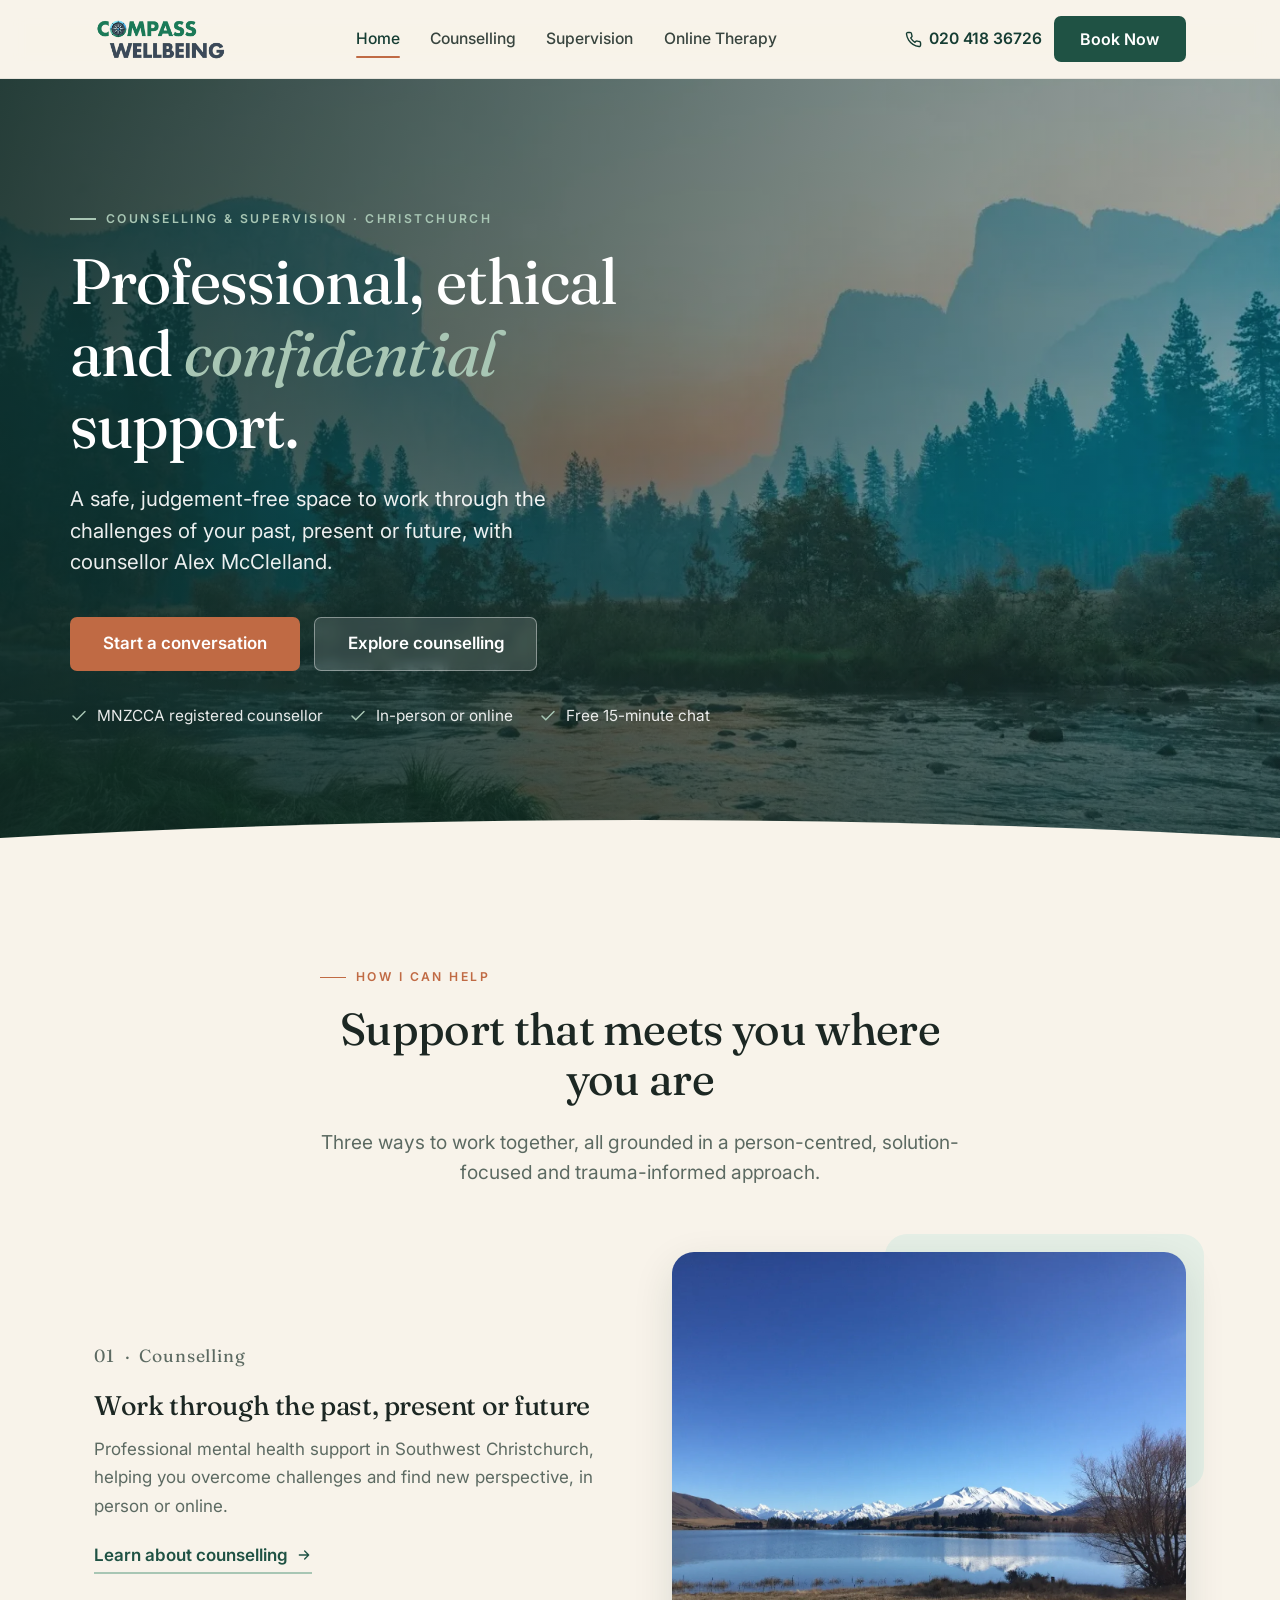
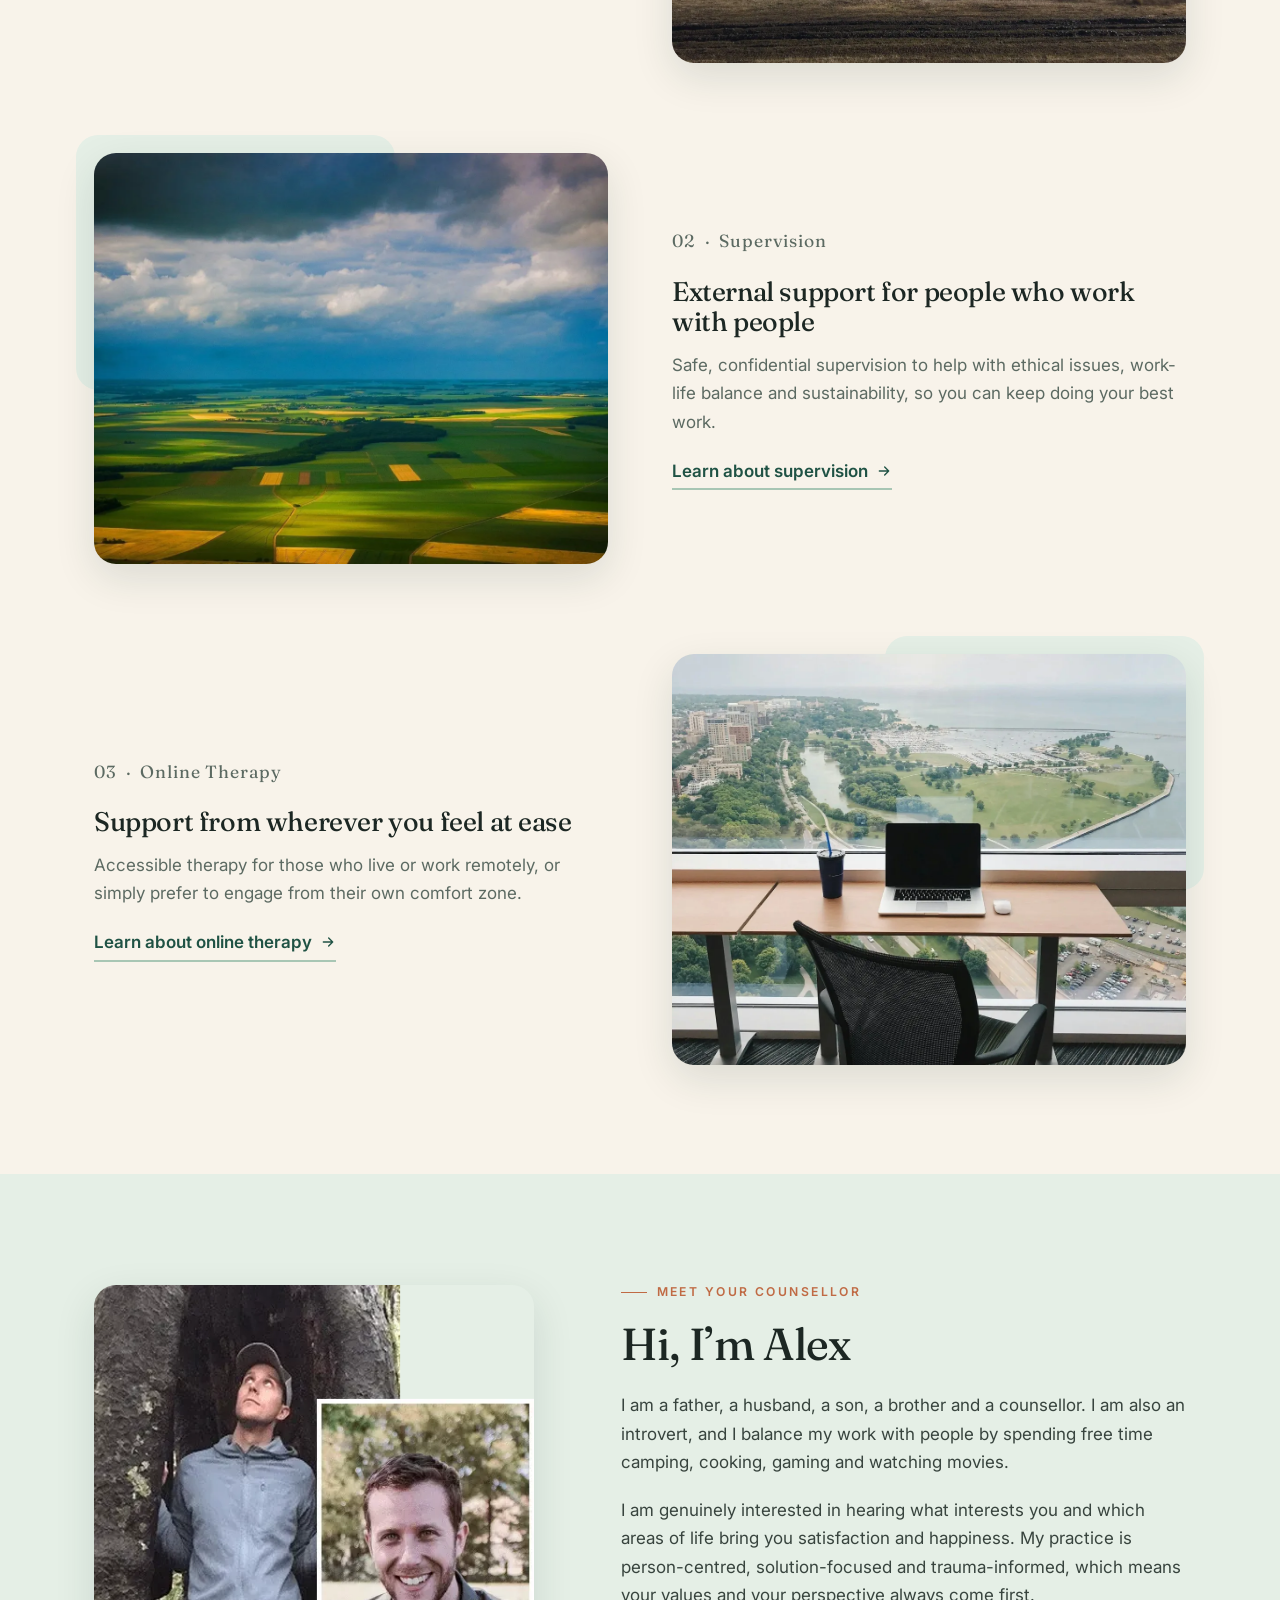
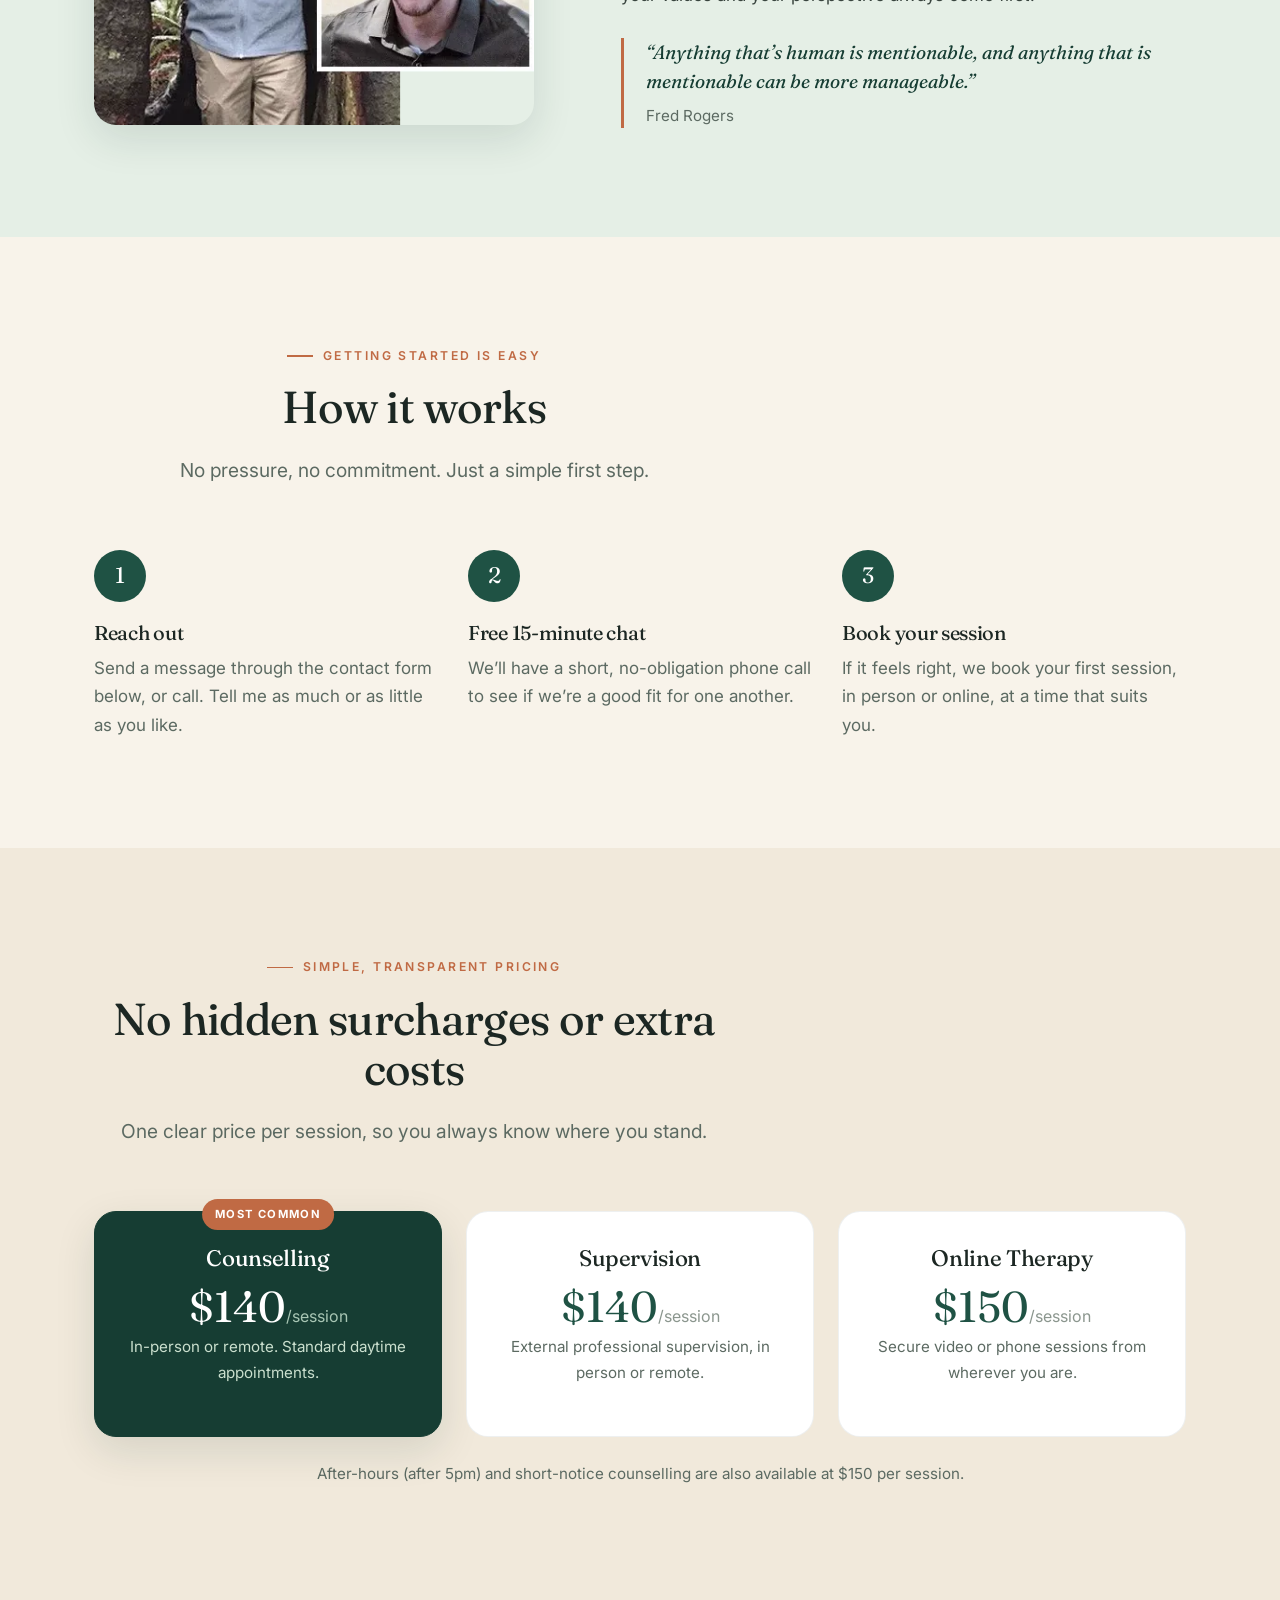
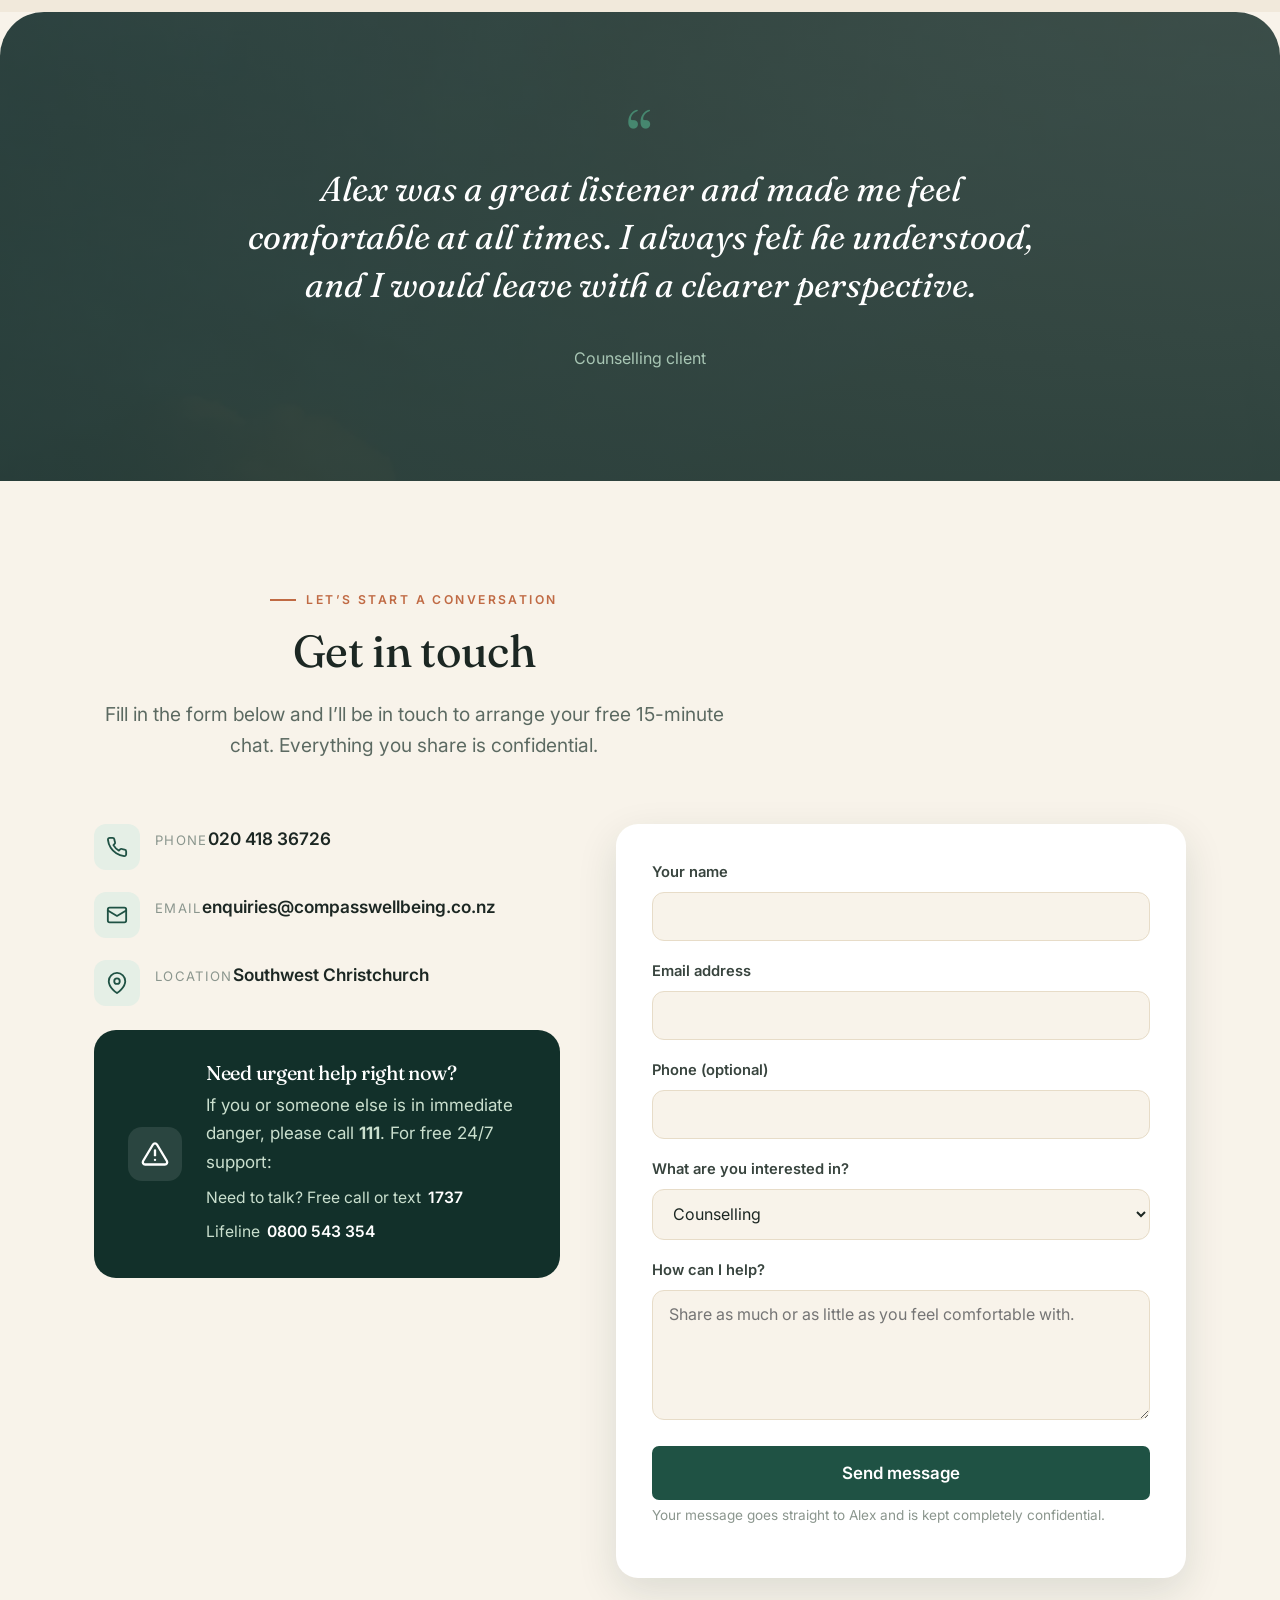
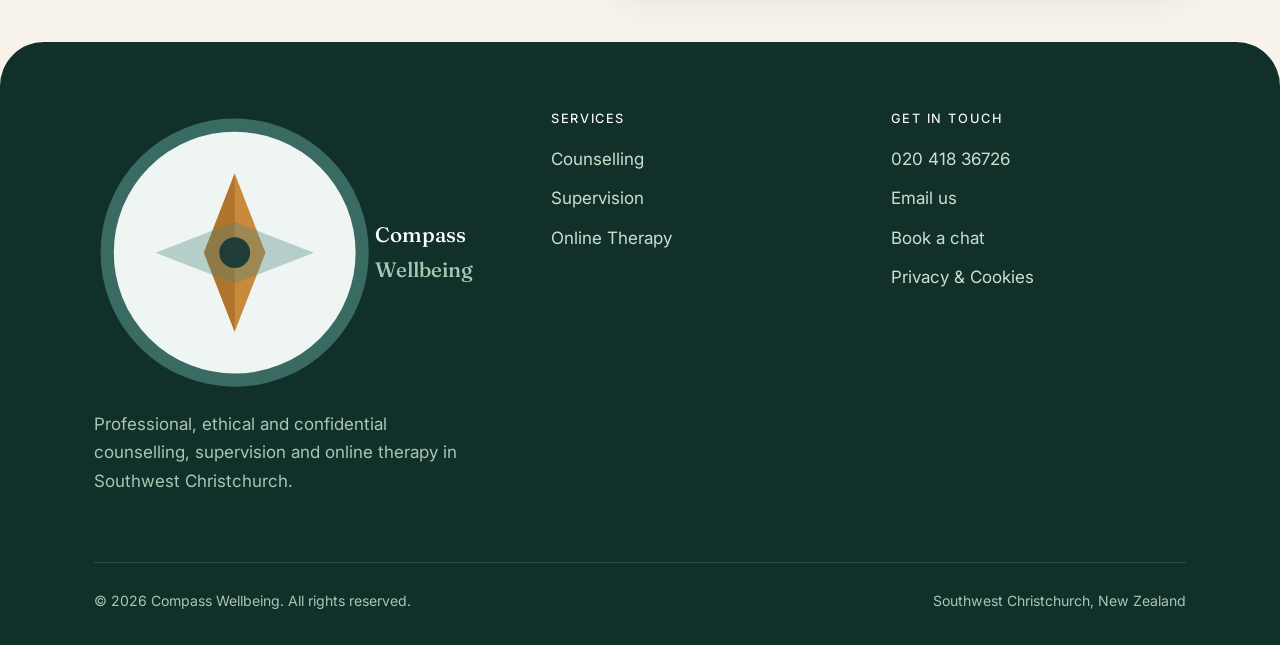
<file: index.html>
<!DOCTYPE html>
<html lang="en-NZ">
<head>
  <script>document.documentElement.classList.add('js');</script>
  <meta charset="UTF-8" />
  <meta name="viewport" content="width=device-width, initial-scale=1.0" />
  <title>Compass Wellbeing | Counselling &amp; Supervision in Christchurch</title>
  <meta name="description" content="Professional, ethical and confidential counselling, supervision and online therapy in Southwest Christchurch with Alex McClelland (MNZCCA). Book a free 15-minute chat." />
  <link rel="canonical" href="https://compasswellbeing.co.nz/" />
  <meta property="og:title" content="Compass Wellbeing | Counselling in Christchurch" />
  <meta property="og:description" content="Professional, ethical and confidential counselling, supervision and online therapy in Southwest Christchurch." />
  <meta property="og:type" content="website" />
  <meta property="og:url" content="https://compasswellbeing.co.nz/" />
  <meta property="og:image" content="https://compasswellbeing.co.nz/images/hero-home.webp" />
  <meta property="og:locale" content="en_NZ" />
  <link rel="icon" href="favicon.svg" type="image/svg+xml" />
  <link rel="preconnect" href="https://fonts.googleapis.com" />
  <link rel="preconnect" href="https://fonts.gstatic.com" crossorigin />
  <link href="https://fonts.googleapis.com/css2?family=Fraunces:opsz,wght@9..144,400..600&family=Inter:wght@400;500;600&display=swap" rel="stylesheet" />
  <link rel="stylesheet" href="css/styles.css" />
  <script type="application/ld+json">
  {
    "@context": "https://schema.org",
    "@type": "MedicalBusiness",
    "name": "Compass Wellbeing",
    "description": "Counselling, supervision and online therapy in Southwest Christchurch, New Zealand.",
    "url": "https://compasswellbeing.co.nz/",
    "telephone": "+642041836726",
    "email": "enquiries@compasswellbeing.co.nz",
    "areaServed": "Christchurch, New Zealand",
    "priceRange": "$140-$150",
    "founder": { "@type": "Person", "name": "Alex McClelland" }
  }
  </script>
</head>
<body>

  <!-- HEADER -->
  <header class="site-header" id="site-header">
    <div class="container header-inner">
      <a href="index.html" class="brand" aria-label="Compass Wellbeing home"><img class="brand-logo" src="images/logo.webp" alt="Compass Wellbeing" width="200" height="72" /></a>

      <nav class="nav" aria-label="Main navigation">
        <a href="#home" class="active">Home</a>
        <a href="#counselling">Counselling</a>
        <a href="#supervision">Supervision</a>
        <a href="#online-therapy">Online Therapy</a>
      </nav>

      <div class="header-cta">
        <a href="tel:+642041836726" class="header-phone" aria-label="Call Compass Wellbeing">
          <svg viewBox="0 0 24 24" fill="none" stroke="currentColor" stroke-width="2" stroke-linecap="round" stroke-linejoin="round"><path d="M22 16.92v3a2 2 0 0 1-2.18 2 19.79 19.79 0 0 1-8.63-3.07 19.5 19.5 0 0 1-6-6 19.79 19.79 0 0 1-3.07-8.67A2 2 0 0 1 4.11 2h3a2 2 0 0 1 2 1.72 12.84 12.84 0 0 0 .7 2.81 2 2 0 0 1-.45 2.11L8.09 9.91a16 16 0 0 0 6 6l1.27-1.27a2 2 0 0 1 2.11-.45 12.84 12.84 0 0 0 2.81.7A2 2 0 0 1 22 16.92z"/></svg>
          020 418 36726
        </a>
        <a href="#contact" class="btn btn-primary">Book Now</a>
        <button class="nav-toggle" aria-label="Open menu" aria-expanded="false" aria-controls="site-header">
          <svg viewBox="0 0 24 24" fill="none" stroke="currentColor" stroke-width="2" stroke-linecap="round"><line x1="3" y1="6" x2="21" y2="6"/><line x1="3" y1="12" x2="21" y2="12"/><line x1="3" y1="18" x2="21" y2="18"/></svg>
        </button>
      </div>
    </div>
  </header>

  <main>
    <!-- HERO -->
    <section class="hero" id="home">
      <div class="hero-bg">
        <img src="images/hero-home.webp" alt="Misty mountains reflected in a calm river at dawn" />
      </div>
      <div class="container hero-inner">
        <div class="hero-content reveal in">
          <p class="eyebrow">Counselling &amp; Supervision · Christchurch</p>
          <h1>Professional, ethical and <em>confidential</em> support.</h1>
          <p class="hero-sub">A safe, judgement-free space to work through the challenges of your past, present or future, with counsellor Alex McClelland.</p>
          <div class="hero-actions">
            <a href="#contact" class="btn btn-secondary btn-lg">Start a conversation</a>
            <a href="counselling.html" class="btn btn-light btn-lg">Explore counselling</a>
          </div>
          <div class="hero-trust">
            <span><svg viewBox="0 0 24 24" fill="none" stroke="currentColor" stroke-width="2" stroke-linecap="round" stroke-linejoin="round"><path d="M20 6 9 17l-5-5"/></svg> MNZCCA registered counsellor</span>
            <span><svg viewBox="0 0 24 24" fill="none" stroke="currentColor" stroke-width="2" stroke-linecap="round" stroke-linejoin="round"><path d="M20 6 9 17l-5-5"/></svg> In-person or online</span>
            <span><svg viewBox="0 0 24 24" fill="none" stroke="currentColor" stroke-width="2" stroke-linecap="round" stroke-linejoin="round"><path d="M20 6 9 17l-5-5"/></svg> Free 15-minute chat</span>
          </div>
        </div>
      </div>
      <div class="hero-curve" aria-hidden="true">
        <svg viewBox="0 0 1440 54" preserveAspectRatio="none"><path d="M0,54 L0,32 C480,8 960,8 1440,32 L1440,54 Z"></path></svg>
      </div>
    </section>

    <!-- SERVICES -->
    <section class="section" id="services">
      <div class="container">
        <div class="section-head center reveal">
          <p class="eyebrow">How I can help</p>
          <h2>Support that meets you where you are</h2>
          <p class="lead">Three ways to work together, all grounded in a person-centred, solution-focused and trauma-informed approach.</p>
        </div>

        <div class="feature-row reveal" id="counselling">
          <div class="feature-img"><img src="images/counselling.webp" alt="A calm New Zealand lake beneath snow-capped mountains" /></div>
          <div class="feature-text">
            <p class="feature-num">01 &nbsp;·&nbsp; Counselling</p>
            <h3>Work through the past, present or future</h3>
            <p>Professional mental health support in Southwest Christchurch, helping you overcome challenges and find new perspective, in person or online.</p>
            <a href="counselling.html" class="text-link">Learn about counselling <svg viewBox="0 0 24 24" fill="none" stroke="currentColor" stroke-width="2" stroke-linecap="round" stroke-linejoin="round"><path d="M5 12h14M13 6l6 6-6 6"/></svg></a>
          </div>
        </div>

        <div class="feature-row reveal" id="supervision">
          <div class="feature-img"><img src="images/supervision.webp" alt="Open farmland under a dramatic clearing sky" /></div>
          <div class="feature-text">
            <p class="feature-num">02 &nbsp;·&nbsp; Supervision</p>
            <h3>External support for people who work with people</h3>
            <p>Safe, confidential supervision to help with ethical issues, work-life balance and sustainability, so you can keep doing your best work.</p>
            <a href="supervision.html" class="text-link">Learn about supervision <svg viewBox="0 0 24 24" fill="none" stroke="currentColor" stroke-width="2" stroke-linecap="round" stroke-linejoin="round"><path d="M5 12h14M13 6l6 6-6 6"/></svg></a>
          </div>
        </div>

        <div class="feature-row reveal" id="online-therapy">
          <div class="feature-img"><img src="images/online-therapy.webp" alt="A laptop on a desk overlooking a peaceful lake" /></div>
          <div class="feature-text">
            <p class="feature-num">03 &nbsp;·&nbsp; Online Therapy</p>
            <h3>Support from wherever you feel at ease</h3>
            <p>Accessible therapy for those who live or work remotely, or simply prefer to engage from their own comfort zone.</p>
            <a href="online-therapy.html" class="text-link">Learn about online therapy <svg viewBox="0 0 24 24" fill="none" stroke="currentColor" stroke-width="2" stroke-linecap="round" stroke-linejoin="round"><path d="M5 12h14M13 6l6 6-6 6"/></svg></a>
          </div>
        </div>
      </div>
    </section>

    <!-- ABOUT -->
    <section class="section bg-moss" id="about">
      <div class="container">
        <div class="about-grid">
          <div class="about-photo photo-real reveal">
            <img src="images/alex.webp" alt="Alex McClelland, counsellor at Compass Wellbeing" width="460" height="440" />
          </div>
          <div class="reveal">
            <p class="eyebrow">Meet your counsellor</p>
            <h2>Hi, I’m Alex</h2>
            <p>I am a father, a husband, a son, a brother and a counsellor. I am also an introvert, and I balance my work with people by spending free time camping, cooking, gaming and watching movies.</p>
            <p>I am genuinely interested in hearing what interests you and which areas of life bring you satisfaction and happiness. My practice is person-centred, solution-focused and trauma-informed, which means your values and your perspective always come first.</p>
            <blockquote class="about-quote">
              “Anything that’s human is mentionable, and anything that is mentionable can be more manageable.”
              <span>Fred Rogers</span>
            </blockquote>
          </div>
        </div>
      </div>
    </section>

    <!-- HOW IT WORKS -->
    <section class="section" id="how">
      <div class="container">
        <div class="section-head text-center reveal">
          <p class="eyebrow">Getting started is easy</p>
          <h2>How it works</h2>
          <p class="lead">No pressure, no commitment. Just a simple first step.</p>
        </div>
        <div class="steps">
          <div class="step reveal">
            <div class="step-num">1</div>
            <h3>Reach out</h3>
            <p>Send a message through the contact form below, or call. Tell me as much or as little as you like.</p>
          </div>
          <div class="step reveal">
            <div class="step-num">2</div>
            <h3>Free 15-minute chat</h3>
            <p>We’ll have a short, no-obligation phone call to see if we’re a good fit for one another.</p>
          </div>
          <div class="step reveal">
            <div class="step-num">3</div>
            <h3>Book your session</h3>
            <p>If it feels right, we book your first session, in person or online, at a time that suits you.</p>
          </div>
        </div>
      </div>
    </section>

    <!-- PRICING -->
    <section class="section bg-cream" id="pricing">
      <div class="container">
        <div class="section-head text-center reveal">
          <p class="eyebrow">Simple, transparent pricing</p>
          <h2>No hidden surcharges or extra costs</h2>
          <p class="lead">One clear price per session, so you always know where you stand.</p>
        </div>
        <div class="price-grid">
          <div class="price-card featured reveal">
            <span class="tag">Most common</span>
            <h3>Counselling</h3>
            <div class="price-amount">$140<small>/session</small></div>
            <p class="price-note">In-person or remote. Standard daytime appointments.</p>
          </div>
          <div class="price-card reveal">
            <h3>Supervision</h3>
            <div class="price-amount">$140<small>/session</small></div>
            <p class="price-note">External professional supervision, in person or remote.</p>
          </div>
          <div class="price-card reveal">
            <h3>Online Therapy</h3>
            <div class="price-amount">$150<small>/session</small></div>
            <p class="price-note">Secure video or phone sessions from wherever you are.</p>
          </div>
        </div>
        <p class="text-center" style="margin-top:24px;color:var(--ink-500);font-size:0.95rem;">After-hours (after 5pm) and short-notice counselling are also available at $150 per session.</p>
      </div>
    </section>

    <!-- TESTIMONIAL -->
    <section class="section bg-dark" style="background:linear-gradient(rgba(28,50,46,0.82),rgba(28,50,46,0.9)),url('images/grass.webp') center/cover;">
      <div class="container">
        <div class="quote-block reveal">
          <div class="quote-mark">“</div>
          <blockquote>Alex was a great listener and made me feel comfortable at all times. I always felt he understood, and I would leave with a clearer perspective.</blockquote>
          <cite>Counselling client</cite>
        </div>
      </div>
    </section>

    <!-- CONTACT -->
    <section class="section" id="contact">
      <div class="container">
        <div class="section-head text-center reveal">
          <p class="eyebrow">Let’s start a conversation</p>
          <h2>Get in touch</h2>
          <p class="lead">Fill in the form below and I’ll be in touch to arrange your free 15-minute chat. Everything you share is confidential.</p>
        </div>
        <div class="contact-grid">
          <div class="contact-info reveal">
            <ul>
              <li>
                <span class="ci-icon"><svg viewBox="0 0 24 24" fill="none" stroke="currentColor" stroke-width="2" stroke-linecap="round" stroke-linejoin="round"><path d="M22 16.92v3a2 2 0 0 1-2.18 2 19.79 19.79 0 0 1-8.63-3.07 19.5 19.5 0 0 1-6-6 19.79 19.79 0 0 1-3.07-8.67A2 2 0 0 1 4.11 2h3a2 2 0 0 1 2 1.72 12.84 12.84 0 0 0 .7 2.81 2 2 0 0 1-.45 2.11L8.09 9.91a16 16 0 0 0 6 6l1.27-1.27a2 2 0 0 1 2.11-.45 12.84 12.84 0 0 0 2.81.7A2 2 0 0 1 22 16.92z"/></svg></span>
                <span><span class="ci-label">Phone</span><a class="ci-value" href="tel:+642041836726">020 418 36726</a></span>
              </li>
              <li>
                <span class="ci-icon"><svg viewBox="0 0 24 24" fill="none" stroke="currentColor" stroke-width="2" stroke-linecap="round" stroke-linejoin="round"><rect x="2" y="4" width="20" height="16" rx="2"/><path d="m22 7-10 6L2 7"/></svg></span>
                <span><span class="ci-label">Email</span><a class="ci-value" href="mailto:enquiries@compasswellbeing.co.nz">enquiries@compasswellbeing.co.nz</a></span>
              </li>
              <li>
                <span class="ci-icon"><svg viewBox="0 0 24 24" fill="none" stroke="currentColor" stroke-width="2" stroke-linecap="round" stroke-linejoin="round"><path d="M21 10c0 7-9 13-9 13s-9-6-9-13a9 9 0 0 1 18 0z"/><circle cx="12" cy="10" r="3"/></svg></span>
                <span><span class="ci-label">Location</span><span class="ci-value">Southwest Christchurch</span></span>
              </li>
            </ul>
            <div class="crisis" style="margin-top:12px;">
              <div class="crisis-icon"><svg viewBox="0 0 24 24" fill="none" stroke="currentColor" stroke-width="2" stroke-linecap="round" stroke-linejoin="round"><path d="M10.29 3.86 1.82 18a2 2 0 0 0 1.71 3h16.94a2 2 0 0 0 1.71-3L13.71 3.86a2 2 0 0 0-3.42 0z"/><line x1="12" y1="9" x2="12" y2="13"/><line x1="12" y1="17" x2="12.01" y2="17"/></svg></div>
              <div>
                <h3>Need urgent help right now?</h3>
                <p>If you or someone else is in immediate danger, please call <strong>111</strong>. For free 24/7 support:</p>
                <div class="crisis-lines">
                  <span>Need to talk? Free call or text <a href="tel:1737">1737</a></span>
                  <span>Lifeline <a href="tel:0800543354">0800 543 354</a></span>
                </div>
              </div>
            </div>
          </div>

          <div class="form-card reveal">
            <!-- NOTE: replace YOUR_FORM_ID with a real Formspree ID (see README) to receive submissions. -->
            <form id="contact-form" action="https://formspree.io/f/YOUR_FORM_ID" method="POST">
              <div class="field">
                <label for="name">Your name</label>
                <input type="text" id="name" name="name" required autocomplete="name" />
              </div>
              <div class="field">
                <label for="email">Email address</label>
                <input type="email" id="email" name="email" required autocomplete="email" />
              </div>
              <div class="field">
                <label for="phone">Phone (optional)</label>
                <input type="tel" id="phone" name="phone" autocomplete="tel" />
              </div>
              <div class="field">
                <label for="service">What are you interested in?</label>
                <select id="service" name="service">
                  <option>Counselling</option>
                  <option>Supervision</option>
                  <option>Online Therapy</option>
                  <option>Not sure yet</option>
                </select>
              </div>
              <div class="field">
                <label for="message">How can I help?</label>
                <textarea id="message" name="message" placeholder="Share as much or as little as you feel comfortable with." required></textarea>
              </div>
              <button type="submit" class="btn btn-primary btn-lg" style="width:100%;justify-content:center;">Send message</button>
              <p class="form-note">Your message goes straight to Alex and is kept completely confidential.</p>
            </form>
            <div class="form-success" id="form-success">
              <h3 style="margin-bottom:6px;">Thank you, message sent.</h3>
              <p style="margin:0;">Alex will be in touch shortly to arrange your free 15-minute chat.</p>
            </div>
          </div>
        </div>
      </div>
    </section>
  </main>

  <!-- FOOTER -->
  <footer class="site-footer">
    <div class="container">
      <div class="footer-grid">
        <div>
          <a href="index.html" class="brand" aria-label="Compass Wellbeing home">
            <svg class="brand-mark" viewBox="0 0 64 64" aria-hidden="true">
              <circle cx="32" cy="32" r="29" fill="#eef5f3" stroke="#3a6b62" stroke-width="3"/>
              <polygon points="32,14 39,32 32,50 25,32" fill="#c98a3c"/>
              <polygon points="32,14 32,50 25,32" fill="#b0752c"/>
              <polygon points="14,32 32,25 50,32 32,39" fill="#4a8478" opacity="0.35"/>
              <circle cx="32" cy="32" r="3.5" fill="#1f3d38"/>
            </svg>
            <span class="brand-name">Compass <span>Wellbeing</span></span>
          </a>
          <p class="footer-about">Professional, ethical and confidential counselling, supervision and online therapy in Southwest Christchurch.</p>
        </div>
        <div class="footer-col">
          <h4>Services</h4>
          <ul>
            <li><a href="counselling.html">Counselling</a></li>
            <li><a href="supervision.html">Supervision</a></li>
            <li><a href="online-therapy.html">Online Therapy</a></li>
          </ul>
        </div>
        <div class="footer-col">
          <h4>Get in touch</h4>
          <ul>
            <li><a href="tel:+642041836726">020 418 36726</a></li>
            <li><a href="mailto:enquiries@compasswellbeing.co.nz">Email us</a></li>
            <li><a href="index.html#contact">Book a chat</a></li>
            <li><a href="privacy.html">Privacy &amp; Cookies</a></li>
          </ul>
        </div>
      </div>
      <div class="footer-bottom">
        <span>© <span id="year">2026</span> Compass Wellbeing. All rights reserved.</span>
        <span>Southwest Christchurch, New Zealand</span>
      </div>
    </div>
  </footer>

  <script src="js/main.js"></script>
</body>
</html>
</file>
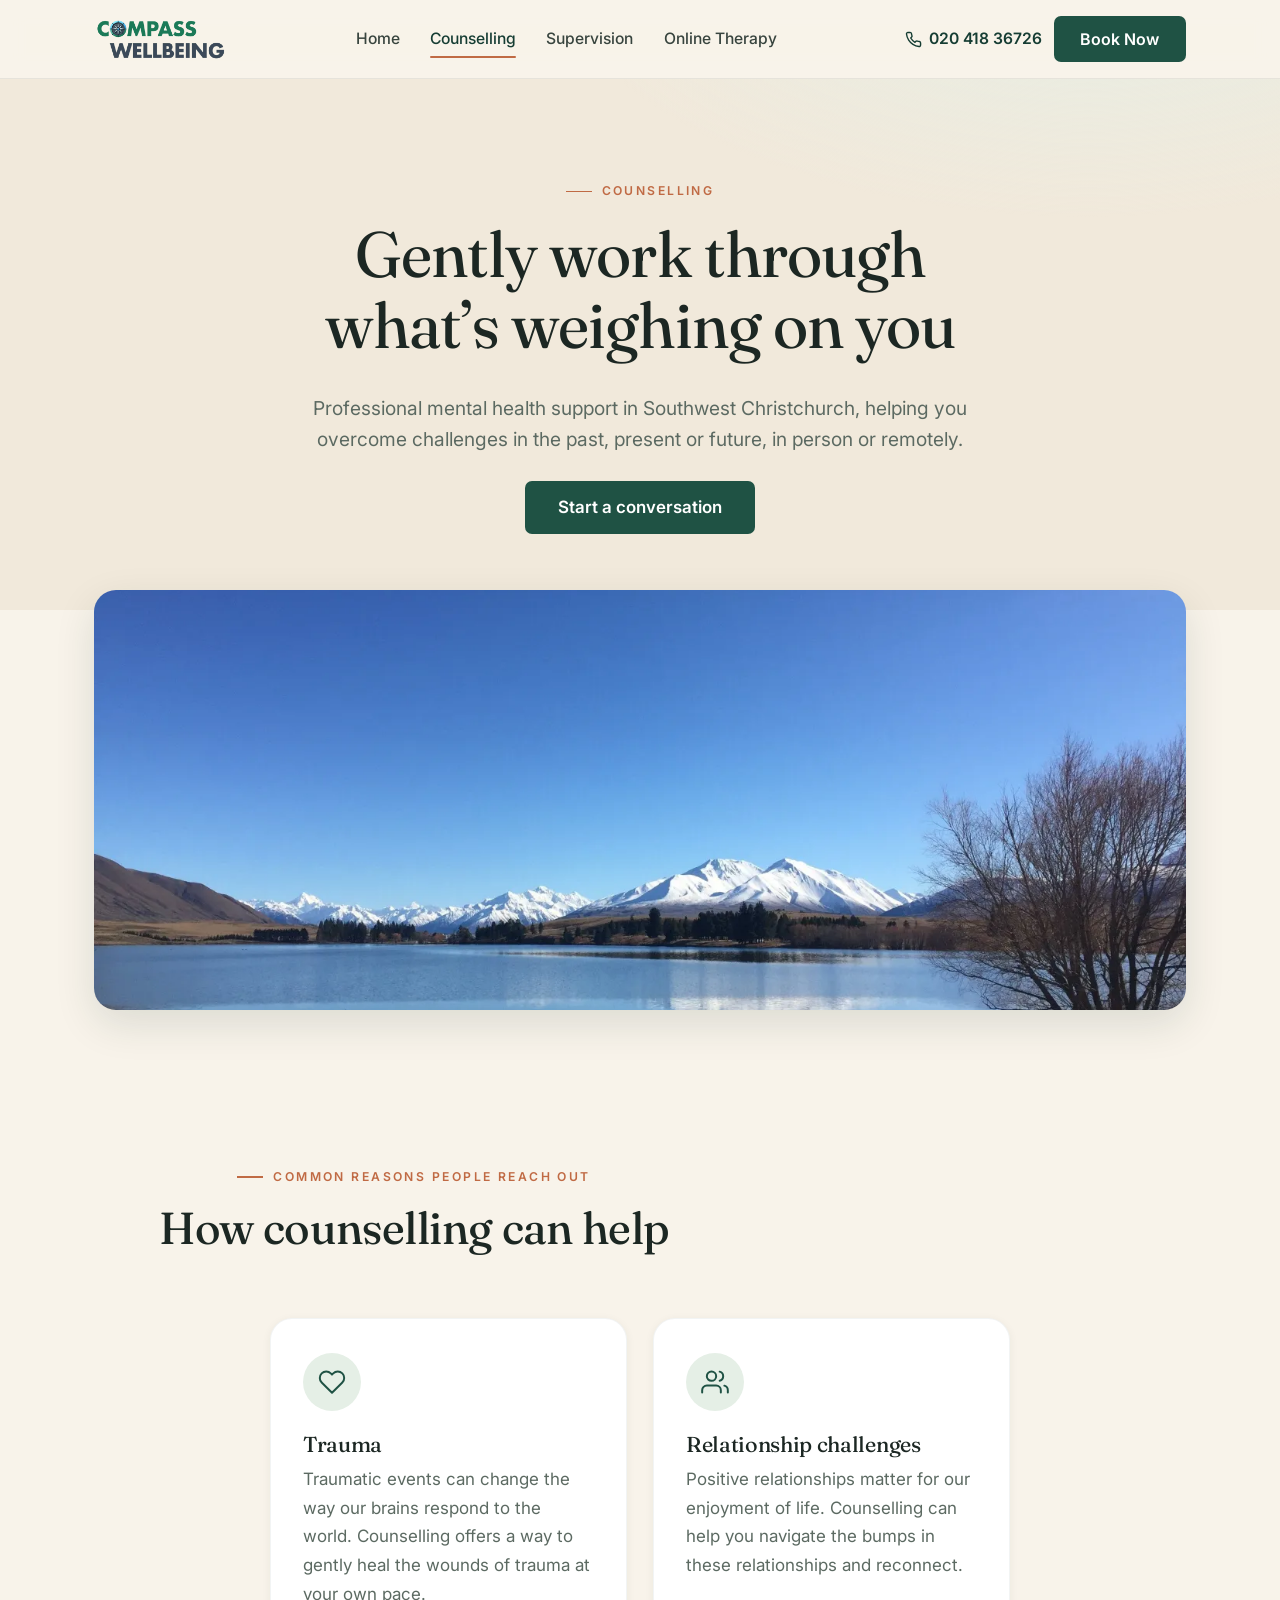
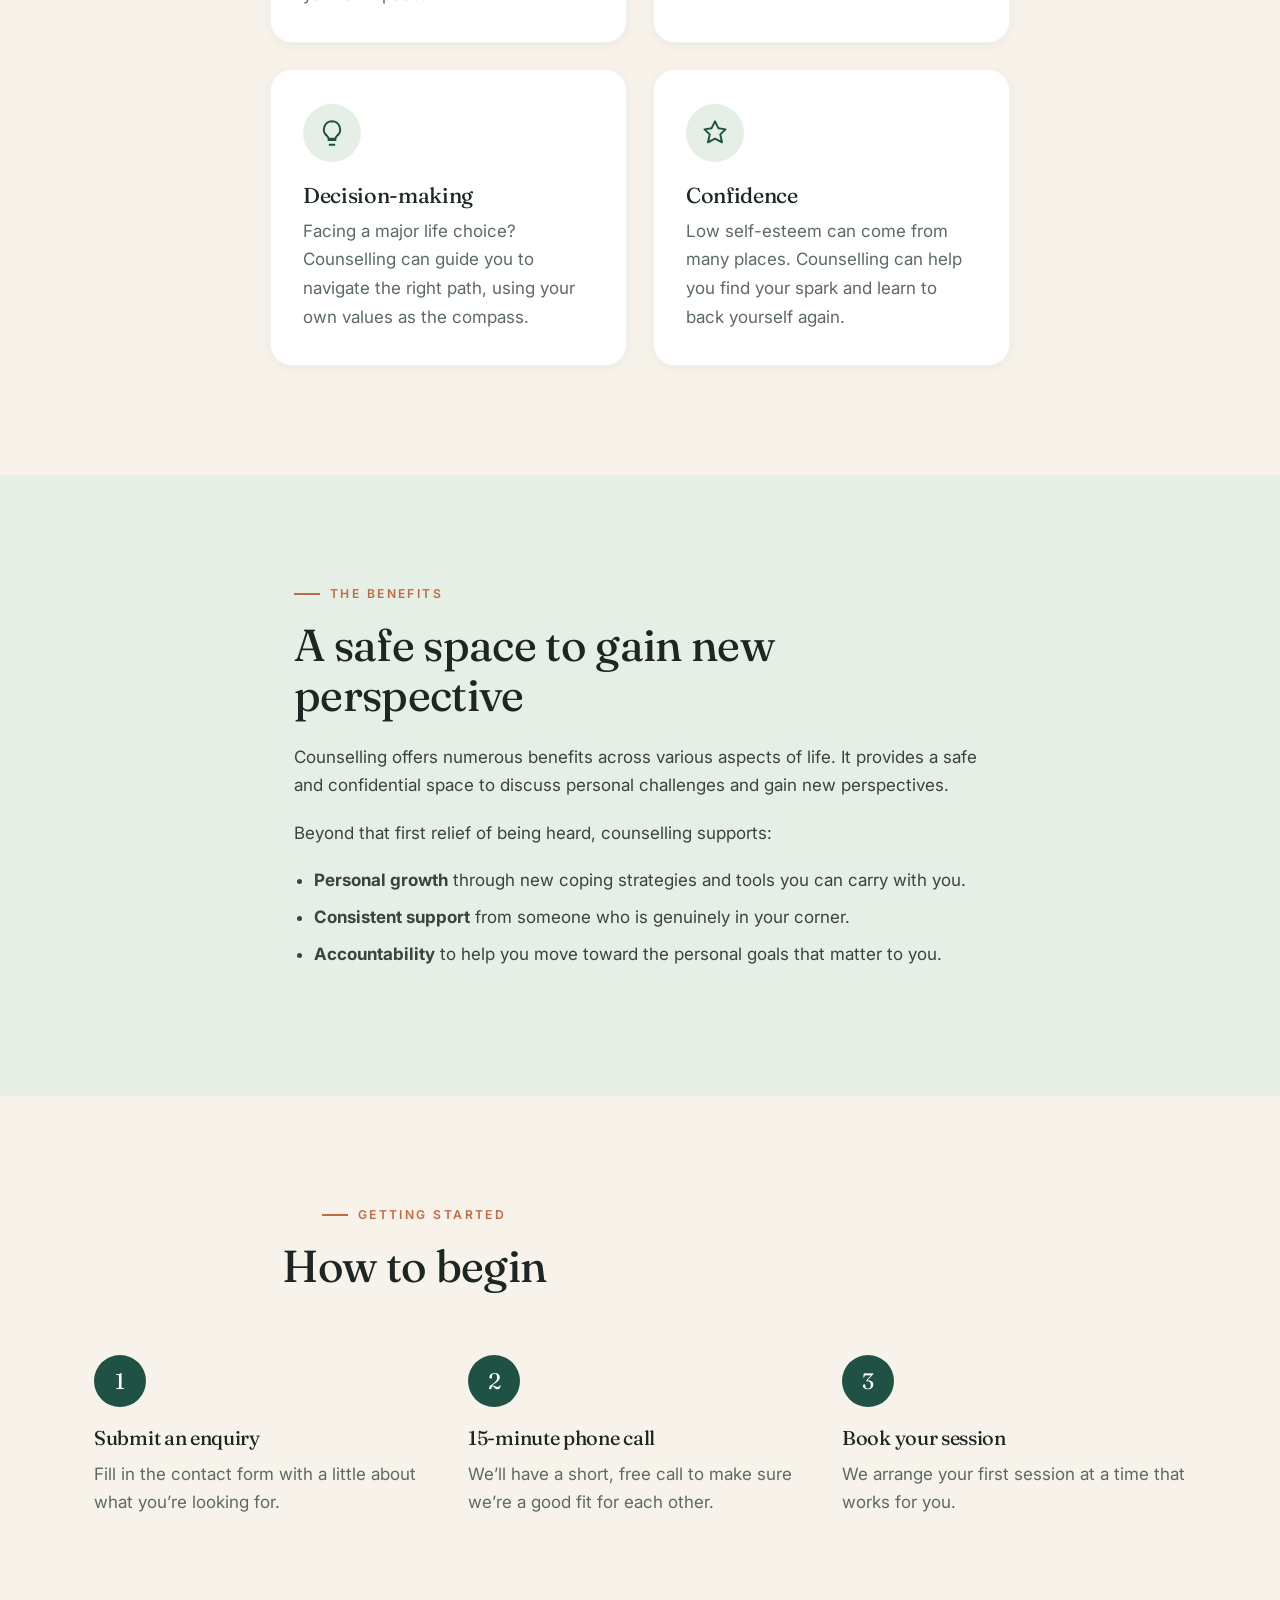
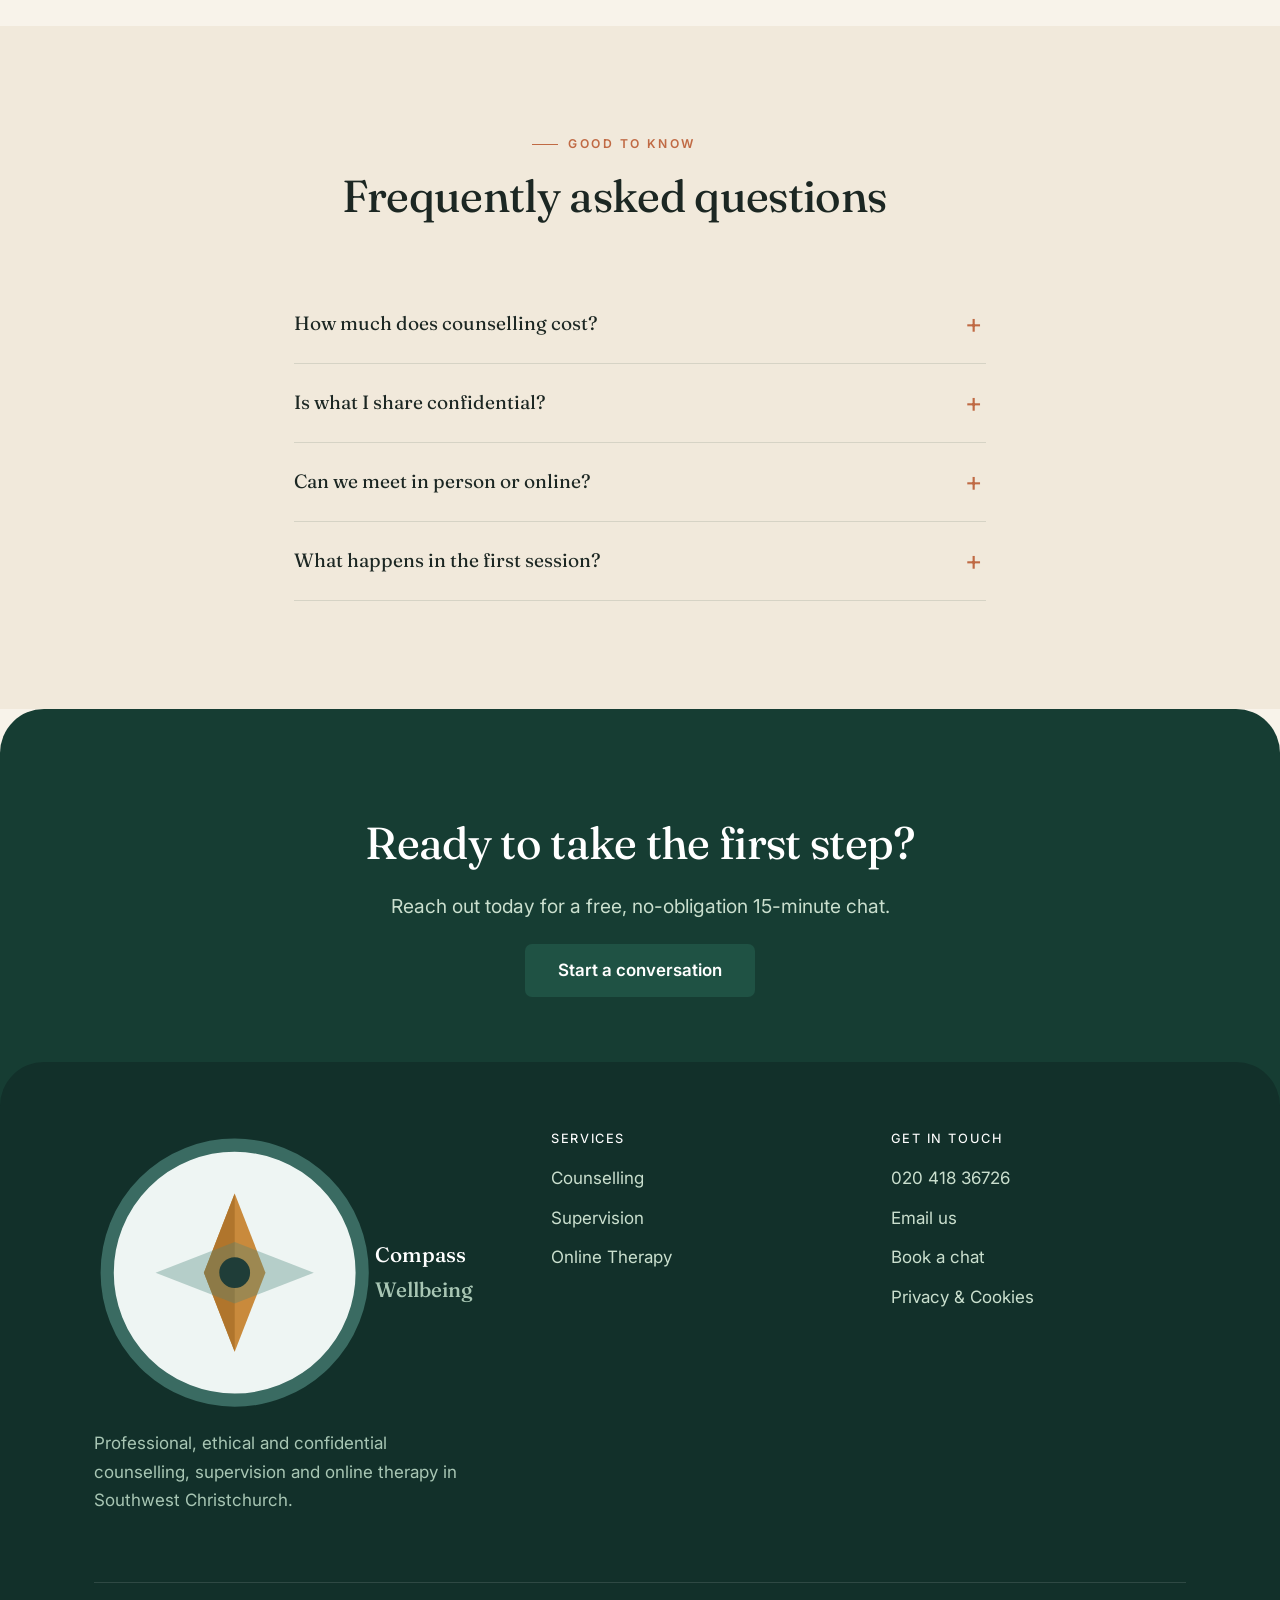
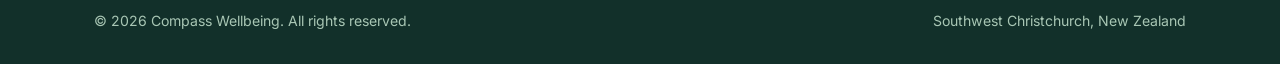
<file: counselling.html>
<!DOCTYPE html>
<html lang="en-NZ">
<head>
  <script>document.documentElement.classList.add('js');</script>
  <meta charset="UTF-8" />
  <meta name="viewport" content="width=device-width, initial-scale=1.0" />
  <title>Counselling in Christchurch | Compass Wellbeing</title>
  <meta name="description" content="Confidential counselling in Southwest Christchurch for trauma, relationships, decision-making and confidence. In-person or remote, $140 per session." />
  <link rel="canonical" href="https://compasswellbeing.co.nz/counselling.html" />
  <link rel="icon" href="favicon.svg" type="image/svg+xml" />
  <link rel="preconnect" href="https://fonts.googleapis.com" />
  <link rel="preconnect" href="https://fonts.gstatic.com" crossorigin />
  <link href="https://fonts.googleapis.com/css2?family=Fraunces:opsz,wght@9..144,400..600&family=Inter:wght@400;500;600&display=swap" rel="stylesheet" />
  <link rel="stylesheet" href="css/styles.css" />
</head>
<body>

  <!-- HEADER -->
  <header class="site-header" id="site-header">
    <div class="container header-inner">
      <a href="index.html" class="brand" aria-label="Compass Wellbeing home"><img class="brand-logo" src="images/logo.webp" alt="Compass Wellbeing" width="200" height="72" /></a>
      <nav class="nav" aria-label="Main navigation">
        <a href="index.html">Home</a>
        <a href="index.html#counselling" class="active">Counselling</a>
        <a href="index.html#supervision">Supervision</a>
        <a href="index.html#online-therapy">Online Therapy</a>
      </nav>
      <div class="header-cta">
        <a href="tel:+642041836726" class="header-phone" aria-label="Call Compass Wellbeing">
          <svg viewBox="0 0 24 24" fill="none" stroke="currentColor" stroke-width="2" stroke-linecap="round" stroke-linejoin="round"><path d="M22 16.92v3a2 2 0 0 1-2.18 2 19.79 19.79 0 0 1-8.63-3.07 19.5 19.5 0 0 1-6-6 19.79 19.79 0 0 1-3.07-8.67A2 2 0 0 1 4.11 2h3a2 2 0 0 1 2 1.72 12.84 12.84 0 0 0 .7 2.81 2 2 0 0 1-.45 2.11L8.09 9.91a16 16 0 0 0 6 6l1.27-1.27a2 2 0 0 1 2.11-.45 12.84 12.84 0 0 0 2.81.7A2 2 0 0 1 22 16.92z"/></svg>
          020 418 36726
        </a>
        <a href="index.html#contact" class="btn btn-primary">Book Now</a>
        <button class="nav-toggle" aria-label="Open menu" aria-expanded="false" aria-controls="site-header">
          <svg viewBox="0 0 24 24" fill="none" stroke="currentColor" stroke-width="2" stroke-linecap="round"><line x1="3" y1="6" x2="21" y2="6"/><line x1="3" y1="12" x2="21" y2="12"/><line x1="3" y1="18" x2="21" y2="18"/></svg>
        </button>
      </div>
    </div>
  </header>

  <main>
    <section class="page-hero">
      <div class="container narrow">
        <p class="eyebrow">Counselling</p>
        <h1>Gently work through what’s weighing on you</h1>
        <p class="lead">Professional mental health support in Southwest Christchurch, helping you overcome challenges in the past, present or future, in person or remotely.</p>
        <div style="margin-top:26px;"><a href="index.html#contact" class="btn btn-primary btn-lg">Start a conversation</a></div>
      </div>
    </section>

    <div class="container page-hero-img-wrap">
      <img class="page-hero-img reveal" src="images/counselling.webp" alt="A calm New Zealand lake beneath snow-capped mountains" width="1400" height="900" />
    </div>

    <section class="section">
      <div class="container">
        <div class="section-head text-center reveal">
          <p class="eyebrow">Common reasons people reach out</p>
          <h2>How counselling can help</h2>
        </div>
        <div class="grid grid-2 narrow" style="margin:0 auto;">
          <div class="card reveal">
            <div class="icon-badge"><svg viewBox="0 0 24 24" fill="none" stroke="currentColor" stroke-width="1.7" stroke-linecap="round" stroke-linejoin="round"><path d="M20.84 4.61a5.5 5.5 0 0 0-7.78 0L12 5.67l-1.06-1.06a5.5 5.5 0 0 0-7.78 7.78l1.06 1.06L12 21.23l7.78-7.78 1.06-1.06a5.5 5.5 0 0 0 0-7.78z"/></svg></div>
            <h3>Trauma</h3>
            <p>Traumatic events can change the way our brains respond to the world. Counselling offers a way to gently heal the wounds of trauma at your own pace.</p>
          </div>
          <div class="card reveal">
            <div class="icon-badge"><svg viewBox="0 0 24 24" fill="none" stroke="currentColor" stroke-width="1.7" stroke-linecap="round" stroke-linejoin="round"><path d="M17 21v-2a4 4 0 0 0-4-4H5a4 4 0 0 0-4 4v2"/><circle cx="9" cy="7" r="4"/><path d="M23 21v-2a4 4 0 0 0-3-3.87M16 3.13a4 4 0 0 1 0 7.75"/></svg></div>
            <h3>Relationship challenges</h3>
            <p>Positive relationships matter for our enjoyment of life. Counselling can help you navigate the bumps in these relationships and reconnect.</p>
          </div>
          <div class="card reveal">
            <div class="icon-badge"><svg viewBox="0 0 24 24" fill="none" stroke="currentColor" stroke-width="1.7" stroke-linecap="round" stroke-linejoin="round"><path d="M9 18h6M10 22h4M12 2a7 7 0 0 0-4 12.7c.6.5 1 1.3 1 2.3h6c0-1 .4-1.8 1-2.3A7 7 0 0 0 12 2z"/></svg></div>
            <h3>Decision-making</h3>
            <p>Facing a major life choice? Counselling can guide you to navigate the right path, using your own values as the compass.</p>
          </div>
          <div class="card reveal">
            <div class="icon-badge"><svg viewBox="0 0 24 24" fill="none" stroke="currentColor" stroke-width="1.7" stroke-linecap="round" stroke-linejoin="round"><path d="M12 2 15 8l6 .9-4.5 4.3L18 20l-6-3.2L6 20l1.5-6.8L3 8.9 9 8z"/></svg></div>
            <h3>Confidence</h3>
            <p>Low self-esteem can come from many places. Counselling can help you find your spark and learn to back yourself again.</p>
          </div>
        </div>
      </div>
    </section>

    <section class="section bg-moss">
      <div class="container narrow">
        <div class="reveal">
          <p class="eyebrow">The benefits</p>
          <h2>A safe space to gain new perspective</h2>
          <p>Counselling offers numerous benefits across various aspects of life. It provides a safe and confidential space to discuss personal challenges and gain new perspectives.</p>
          <p>Beyond that first relief of being heard, counselling supports:</p>
          <ul>
            <li><strong>Personal growth</strong> through new coping strategies and tools you can carry with you.</li>
            <li><strong>Consistent support</strong> from someone who is genuinely in your corner.</li>
            <li><strong>Accountability</strong> to help you move toward the personal goals that matter to you.</li>
          </ul>
        </div>
      </div>
    </section>

    <section class="section">
      <div class="container">
        <div class="section-head text-center reveal">
          <p class="eyebrow">Getting started</p>
          <h2>How to begin</h2>
        </div>
        <div class="steps">
          <div class="step reveal"><div class="step-num">1</div><h3>Submit an enquiry</h3><p>Fill in the contact form with a little about what you’re looking for.</p></div>
          <div class="step reveal"><div class="step-num">2</div><h3>15-minute phone call</h3><p>We’ll have a short, free call to make sure we’re a good fit for each other.</p></div>
          <div class="step reveal"><div class="step-num">3</div><h3>Book your session</h3><p>We arrange your first session at a time that works for you.</p></div>
        </div>
      </div>
    </section>

    <section class="section bg-cream">
      <div class="container narrow">
        <div class="section-head text-center reveal"><p class="eyebrow">Good to know</p><h2>Frequently asked questions</h2></div>
        <div class="faq reveal">
          <div class="faq-item"><button class="faq-q">How much does counselling cost?</button><div class="faq-a"><div class="faq-a-inner">Counselling is $140 per session. After-hours (after 5pm) and short-notice sessions are $150. There are no hidden surcharges or additional costs.</div></div></div>
          <div class="faq-item"><button class="faq-q">Is what I share confidential?</button><div class="faq-a"><div class="faq-a-inner">Yes. Counselling provides a safe and confidential space. What you share stays between us, within the ethical and legal responsibilities all registered counsellors hold.</div></div></div>
          <div class="faq-item"><button class="faq-q">Can we meet in person or online?</button><div class="faq-a"><div class="faq-a-inner">Both. You can meet in person in Southwest Christchurch, or remotely by phone or video, whichever feels most comfortable for you.</div></div></div>
          <div class="faq-item"><button class="faq-q">What happens in the first session?</button><div class="faq-a"><div class="faq-a-inner">The first session is about getting to know you and what brings you in. There’s no pressure to share more than you’re ready to. We’ll talk about what you’d like to work towards, at your pace.</div></div></div>
        </div>
      </div>
    </section>

    <section class="section bg-dark text-center">
      <div class="container narrow">
        <h2>Ready to take the first step?</h2>
        <p class="lead" style="color:var(--moss-200);">Reach out today for a free, no-obligation 15-minute chat.</p>
        <div style="margin-top:22px;"><a href="index.html#contact" class="btn btn-primary btn-lg">Start a conversation</a></div>
      </div>
    </section>
  </main>

  <footer class="site-footer">
    <div class="container">
      <div class="footer-grid">
        <div>
          <a href="index.html" class="brand" aria-label="Compass Wellbeing home">
            <svg class="brand-mark" viewBox="0 0 64 64" aria-hidden="true">
              <circle cx="32" cy="32" r="29" fill="#eef5f3" stroke="#3a6b62" stroke-width="3"/>
              <polygon points="32,14 39,32 32,50 25,32" fill="#c98a3c"/>
              <polygon points="32,14 32,50 25,32" fill="#b0752c"/>
              <polygon points="14,32 32,25 50,32 32,39" fill="#4a8478" opacity="0.35"/>
              <circle cx="32" cy="32" r="3.5" fill="#1f3d38"/>
            </svg>
            <span class="brand-name">Compass <span>Wellbeing</span></span>
          </a>
          <p class="footer-about">Professional, ethical and confidential counselling, supervision and online therapy in Southwest Christchurch.</p>
        </div>
        <div class="footer-col"><h4>Services</h4><ul><li><a href="counselling.html">Counselling</a></li><li><a href="supervision.html">Supervision</a></li><li><a href="online-therapy.html">Online Therapy</a></li></ul></div>
        <div class="footer-col"><h4>Get in touch</h4><ul><li><a href="tel:+642041836726">020 418 36726</a></li><li><a href="mailto:enquiries@compasswellbeing.co.nz">Email us</a></li><li><a href="index.html#contact">Book a chat</a></li><li><a href="privacy.html">Privacy &amp; Cookies</a></li></ul></div>
      </div>
      <div class="footer-bottom">
        <span>© <span id="year">2026</span> Compass Wellbeing. All rights reserved.</span>
        <span>Southwest Christchurch, New Zealand</span>
      </div>
    </div>
  </footer>

  <script src="js/main.js"></script>
</body>
</html>
</file>
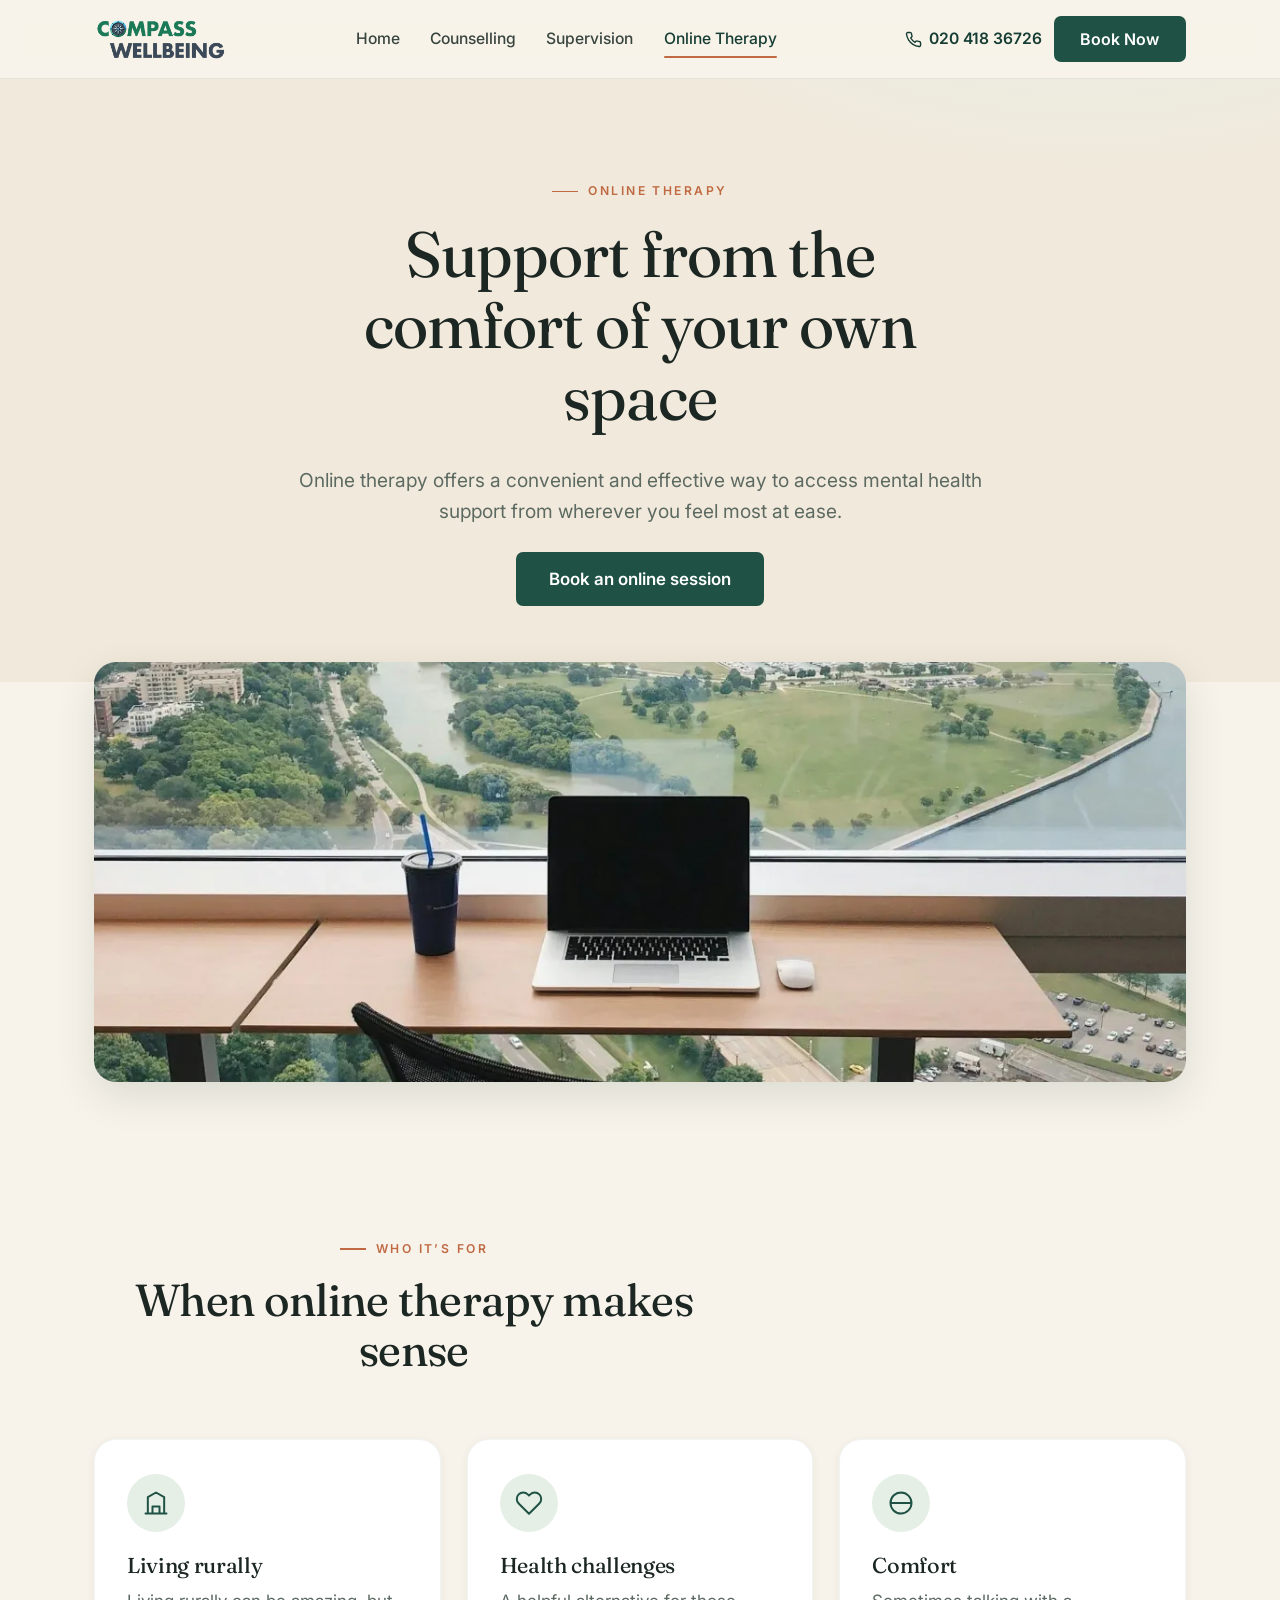
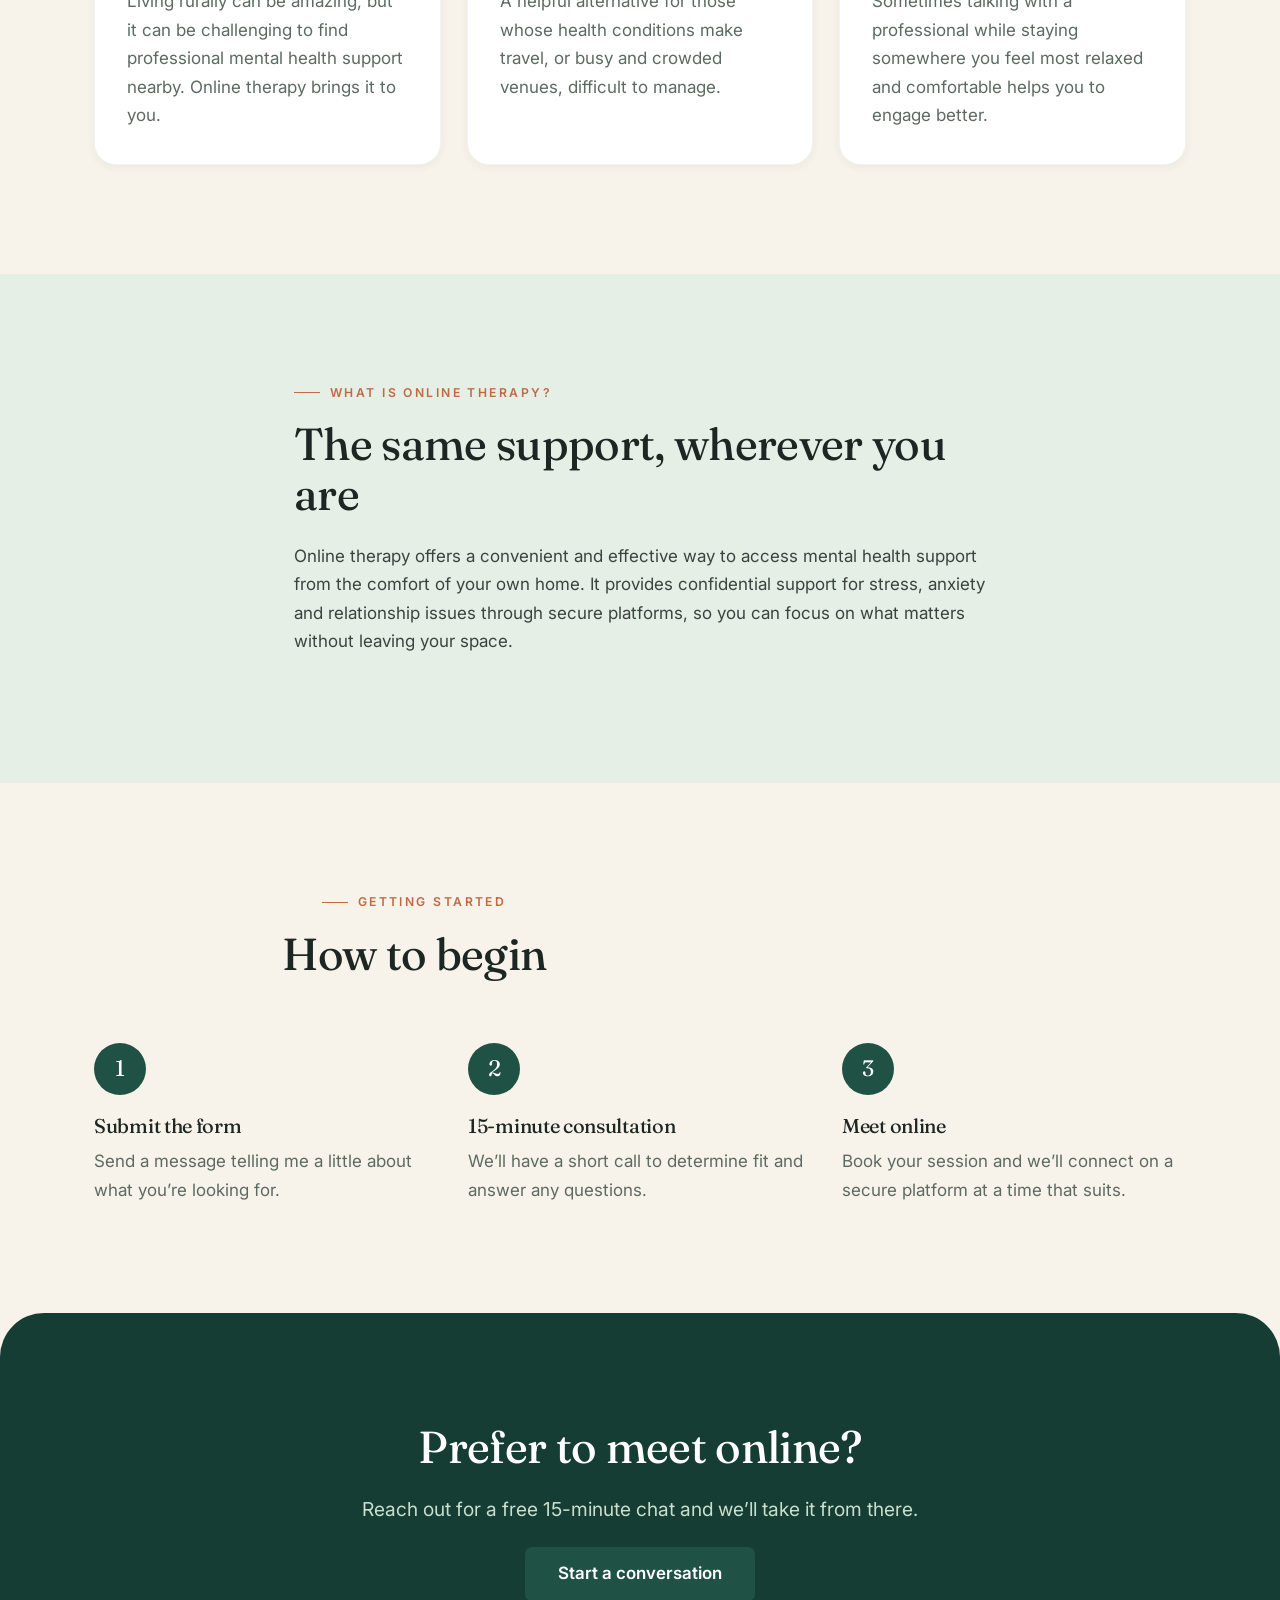
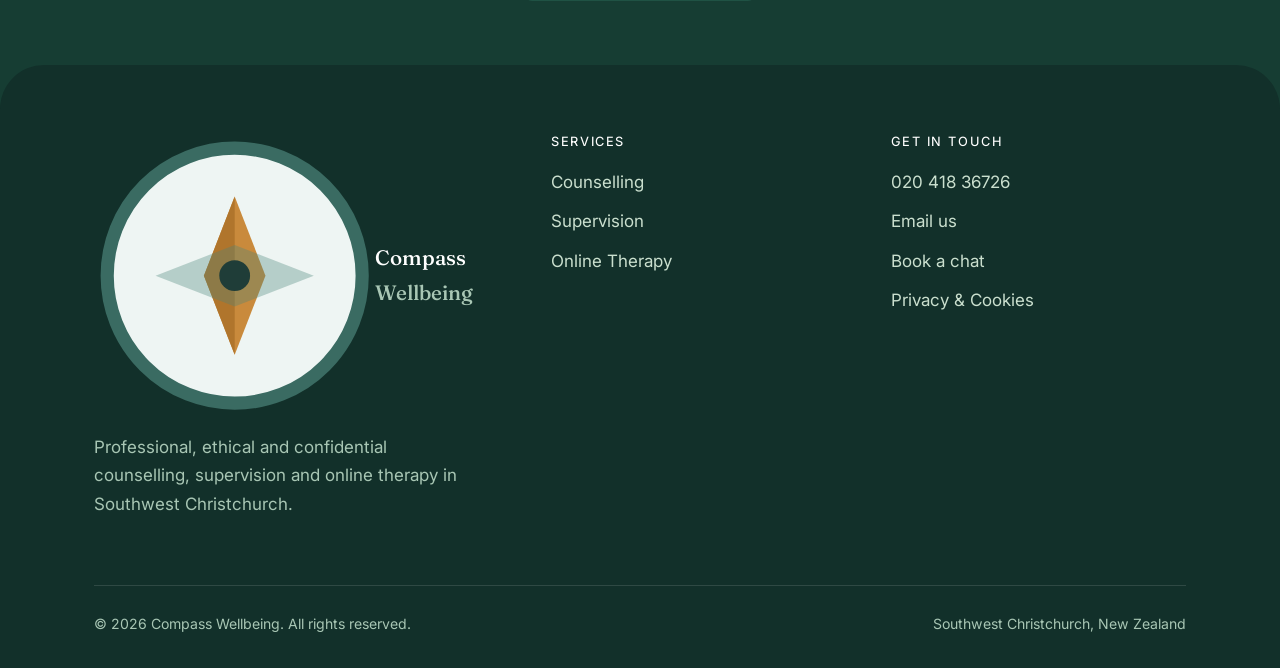
<file: online-therapy.html>
<!DOCTYPE html>
<html lang="en-NZ">
<head>
  <script>document.documentElement.classList.add('js');</script>
  <meta charset="UTF-8" />
  <meta name="viewport" content="width=device-width, initial-scale=1.0" />
  <title>Online Therapy | Compass Wellbeing</title>
  <meta name="description" content="Secure online therapy from the comfort of home. Ideal if you live rurally, have health challenges, or simply prefer virtual sessions. $150 per session." />
  <link rel="canonical" href="https://compasswellbeing.co.nz/online-therapy.html" />
  <link rel="icon" href="favicon.svg" type="image/svg+xml" />
  <link rel="preconnect" href="https://fonts.googleapis.com" />
  <link rel="preconnect" href="https://fonts.gstatic.com" crossorigin />
  <link href="https://fonts.googleapis.com/css2?family=Fraunces:opsz,wght@9..144,400..600&family=Inter:wght@400;500;600&display=swap" rel="stylesheet" />
  <link rel="stylesheet" href="css/styles.css" />
</head>
<body>

  <header class="site-header" id="site-header">
    <div class="container header-inner">
      <a href="index.html" class="brand" aria-label="Compass Wellbeing home"><img class="brand-logo" src="images/logo.webp" alt="Compass Wellbeing" width="200" height="72" /></a>
      <nav class="nav" aria-label="Main navigation">
        <a href="index.html">Home</a>
        <a href="index.html#counselling">Counselling</a>
        <a href="index.html#supervision">Supervision</a>
        <a href="index.html#online-therapy" class="active">Online Therapy</a>
      </nav>
      <div class="header-cta">
        <a href="tel:+642041836726" class="header-phone" aria-label="Call Compass Wellbeing">
          <svg viewBox="0 0 24 24" fill="none" stroke="currentColor" stroke-width="2" stroke-linecap="round" stroke-linejoin="round"><path d="M22 16.92v3a2 2 0 0 1-2.18 2 19.79 19.79 0 0 1-8.63-3.07 19.5 19.5 0 0 1-6-6 19.79 19.79 0 0 1-3.07-8.67A2 2 0 0 1 4.11 2h3a2 2 0 0 1 2 1.72 12.84 12.84 0 0 0 .7 2.81 2 2 0 0 1-.45 2.11L8.09 9.91a16 16 0 0 0 6 6l1.27-1.27a2 2 0 0 1 2.11-.45 12.84 12.84 0 0 0 2.81.7A2 2 0 0 1 22 16.92z"/></svg>
          020 418 36726
        </a>
        <a href="index.html#contact" class="btn btn-primary">Book Now</a>
        <button class="nav-toggle" aria-label="Open menu" aria-expanded="false" aria-controls="site-header">
          <svg viewBox="0 0 24 24" fill="none" stroke="currentColor" stroke-width="2" stroke-linecap="round"><line x1="3" y1="6" x2="21" y2="6"/><line x1="3" y1="12" x2="21" y2="12"/><line x1="3" y1="18" x2="21" y2="18"/></svg>
        </button>
      </div>
    </div>
  </header>

  <main>
    <section class="page-hero">
      <div class="container narrow">
        <p class="eyebrow">Online Therapy</p>
        <h1>Support from the comfort of your own space</h1>
        <p class="lead">Online therapy offers a convenient and effective way to access mental health support from wherever you feel most at ease.</p>
        <div style="margin-top:26px;"><a href="index.html#contact" class="btn btn-primary btn-lg">Book an online session</a></div>
      </div>
    </section>

    <div class="container page-hero-img-wrap">
      <img class="page-hero-img reveal" src="images/online-therapy.webp" alt="A laptop on a desk overlooking a peaceful lake and city view" width="1400" height="1000" />
    </div>

    <section class="section">
      <div class="container">
        <div class="section-head text-center reveal">
          <p class="eyebrow">Who it’s for</p>
          <h2>When online therapy makes sense</h2>
        </div>
        <div class="grid grid-3">
          <div class="card reveal">
            <div class="icon-badge"><svg viewBox="0 0 24 24" fill="none" stroke="currentColor" stroke-width="1.7" stroke-linecap="round" stroke-linejoin="round"><path d="M3 21h18M5 21V7l7-4 7 4v14M9 21v-6h6v6"/></svg></div>
            <h3>Living rurally</h3>
            <p>Living rurally can be amazing, but it can be challenging to find professional mental health support nearby. Online therapy brings it to you.</p>
          </div>
          <div class="card reveal">
            <div class="icon-badge"><svg viewBox="0 0 24 24" fill="none" stroke="currentColor" stroke-width="1.7" stroke-linecap="round" stroke-linejoin="round"><path d="M20.84 4.61a5.5 5.5 0 0 0-7.78 0L12 5.67l-1.06-1.06a5.5 5.5 0 0 0-7.78 7.78l1.06 1.06L12 21.23l7.78-7.78 1.06-1.06a5.5 5.5 0 0 0 0-7.78z"/></svg></div>
            <h3>Health challenges</h3>
            <p>A helpful alternative for those whose health conditions make travel, or busy and crowded venues, difficult to manage.</p>
          </div>
          <div class="card reveal">
            <div class="icon-badge"><svg viewBox="0 0 24 24" fill="none" stroke="currentColor" stroke-width="1.7" stroke-linecap="round" stroke-linejoin="round"><path d="M3 12h18M3 12a9 9 0 0 1 9-9m-9 9a9 9 0 0 0 9 9m0-18a9 9 0 0 1 0 18"/></svg></div>
            <h3>Comfort</h3>
            <p>Sometimes talking with a professional while staying somewhere you feel most relaxed and comfortable helps you to engage better.</p>
          </div>
        </div>
      </div>
    </section>

    <section class="section bg-moss">
      <div class="container narrow reveal">
        <p class="eyebrow">What is online therapy?</p>
        <h2>The same support, wherever you are</h2>
        <p>Online therapy offers a convenient and effective way to access mental health support from the comfort of your own home. It provides confidential support for stress, anxiety and relationship issues through secure platforms, so you can focus on what matters without leaving your space.</p>
      </div>
    </section>

    <section class="section">
      <div class="container">
        <div class="section-head text-center reveal"><p class="eyebrow">Getting started</p><h2>How to begin</h2></div>
        <div class="steps">
          <div class="step reveal"><div class="step-num">1</div><h3>Submit the form</h3><p>Send a message telling me a little about what you’re looking for.</p></div>
          <div class="step reveal"><div class="step-num">2</div><h3>15-minute consultation</h3><p>We’ll have a short call to determine fit and answer any questions.</p></div>
          <div class="step reveal"><div class="step-num">3</div><h3>Meet online</h3><p>Book your session and we’ll connect on a secure platform at a time that suits.</p></div>
        </div>
      </div>
    </section>

    <section class="section bg-dark text-center">
      <div class="container narrow">
        <h2>Prefer to meet online?</h2>
        <p class="lead" style="color:var(--moss-200);">Reach out for a free 15-minute chat and we’ll take it from there.</p>
        <div style="margin-top:22px;"><a href="index.html#contact" class="btn btn-primary btn-lg">Start a conversation</a></div>
      </div>
    </section>
  </main>

  <footer class="site-footer">
    <div class="container">
      <div class="footer-grid">
        <div>
          <a href="index.html" class="brand" aria-label="Compass Wellbeing home">
            <svg class="brand-mark" viewBox="0 0 64 64" aria-hidden="true">
              <circle cx="32" cy="32" r="29" fill="#eef5f3" stroke="#3a6b62" stroke-width="3"/>
              <polygon points="32,14 39,32 32,50 25,32" fill="#c98a3c"/>
              <polygon points="32,14 32,50 25,32" fill="#b0752c"/>
              <polygon points="14,32 32,25 50,32 32,39" fill="#4a8478" opacity="0.35"/>
              <circle cx="32" cy="32" r="3.5" fill="#1f3d38"/>
            </svg>
            <span class="brand-name">Compass <span>Wellbeing</span></span>
          </a>
          <p class="footer-about">Professional, ethical and confidential counselling, supervision and online therapy in Southwest Christchurch.</p>
        </div>
        <div class="footer-col"><h4>Services</h4><ul><li><a href="counselling.html">Counselling</a></li><li><a href="supervision.html">Supervision</a></li><li><a href="online-therapy.html">Online Therapy</a></li></ul></div>
        <div class="footer-col"><h4>Get in touch</h4><ul><li><a href="tel:+642041836726">020 418 36726</a></li><li><a href="mailto:enquiries@compasswellbeing.co.nz">Email us</a></li><li><a href="index.html#contact">Book a chat</a></li><li><a href="privacy.html">Privacy &amp; Cookies</a></li></ul></div>
      </div>
      <div class="footer-bottom">
        <span>© <span id="year">2026</span> Compass Wellbeing. All rights reserved.</span>
        <span>Southwest Christchurch, New Zealand</span>
      </div>
    </div>
  </footer>

  <script src="js/main.js"></script>
</body>
</html>
</file>
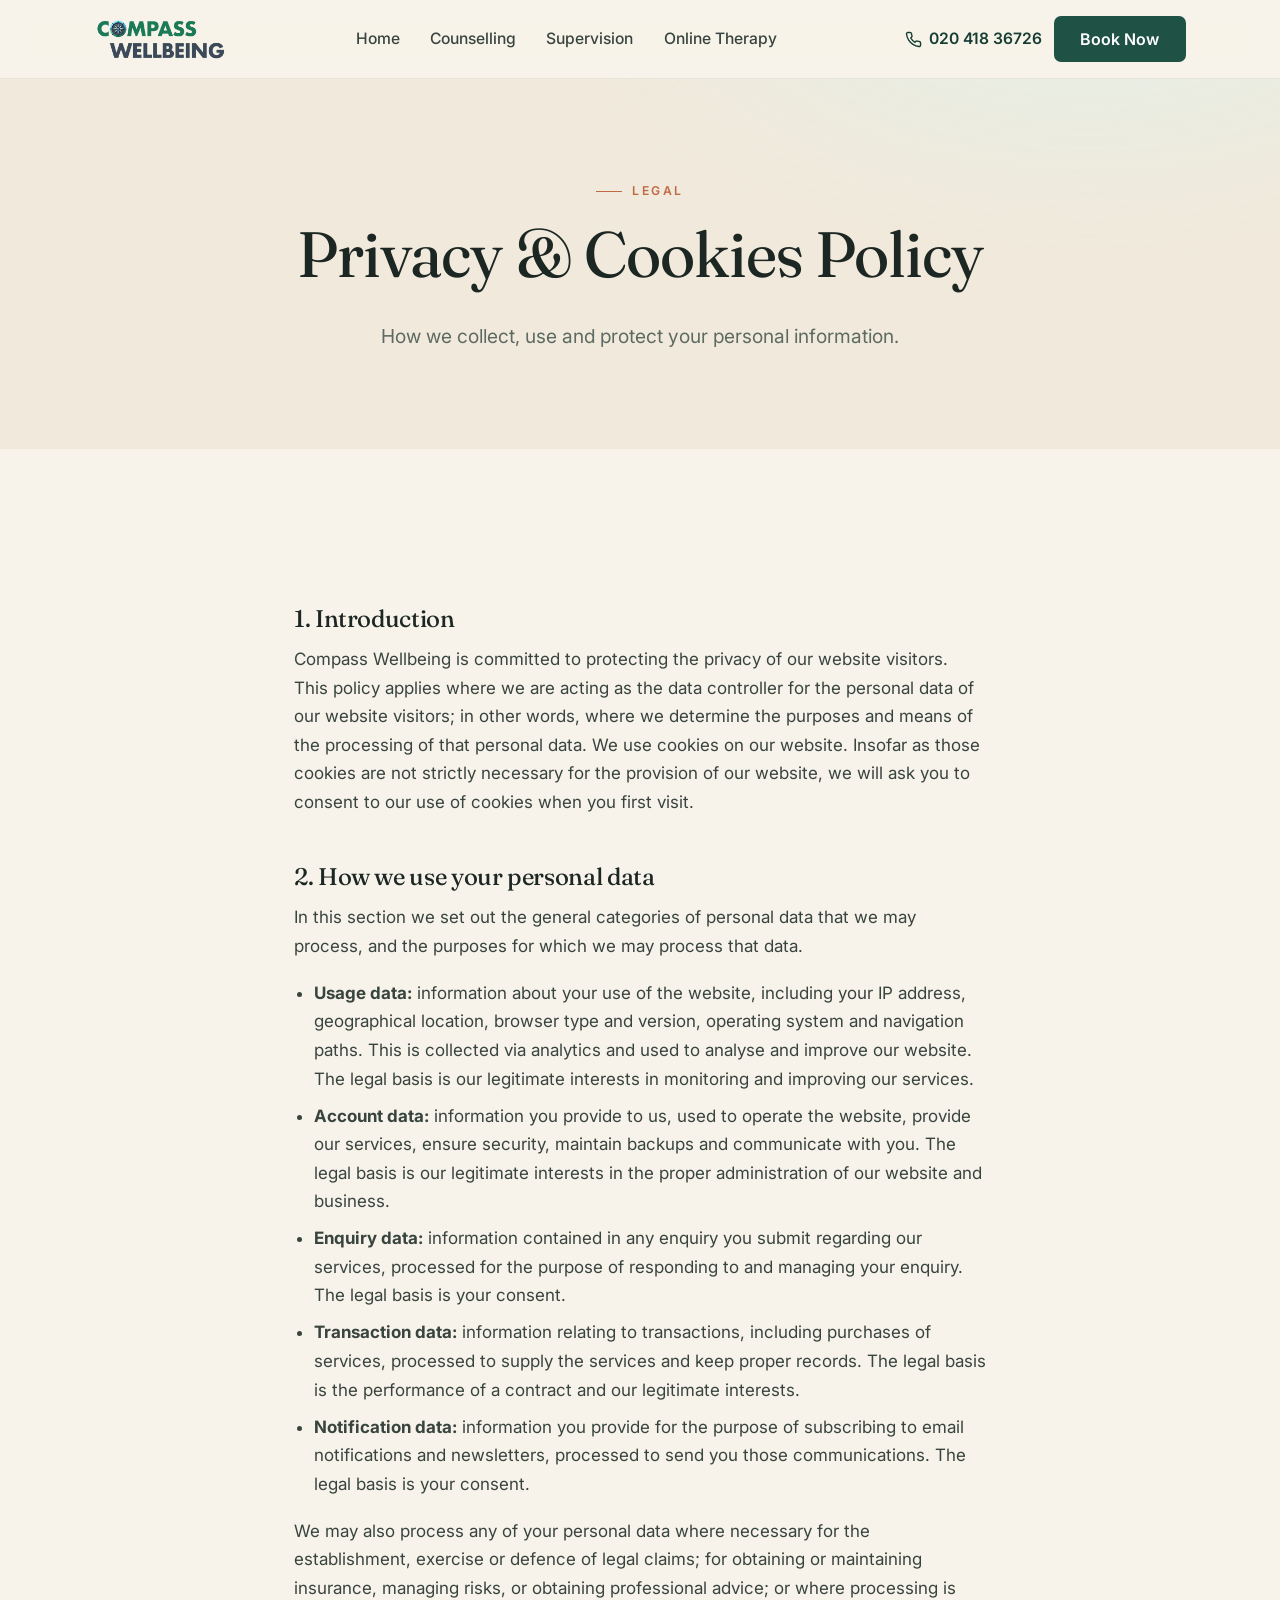
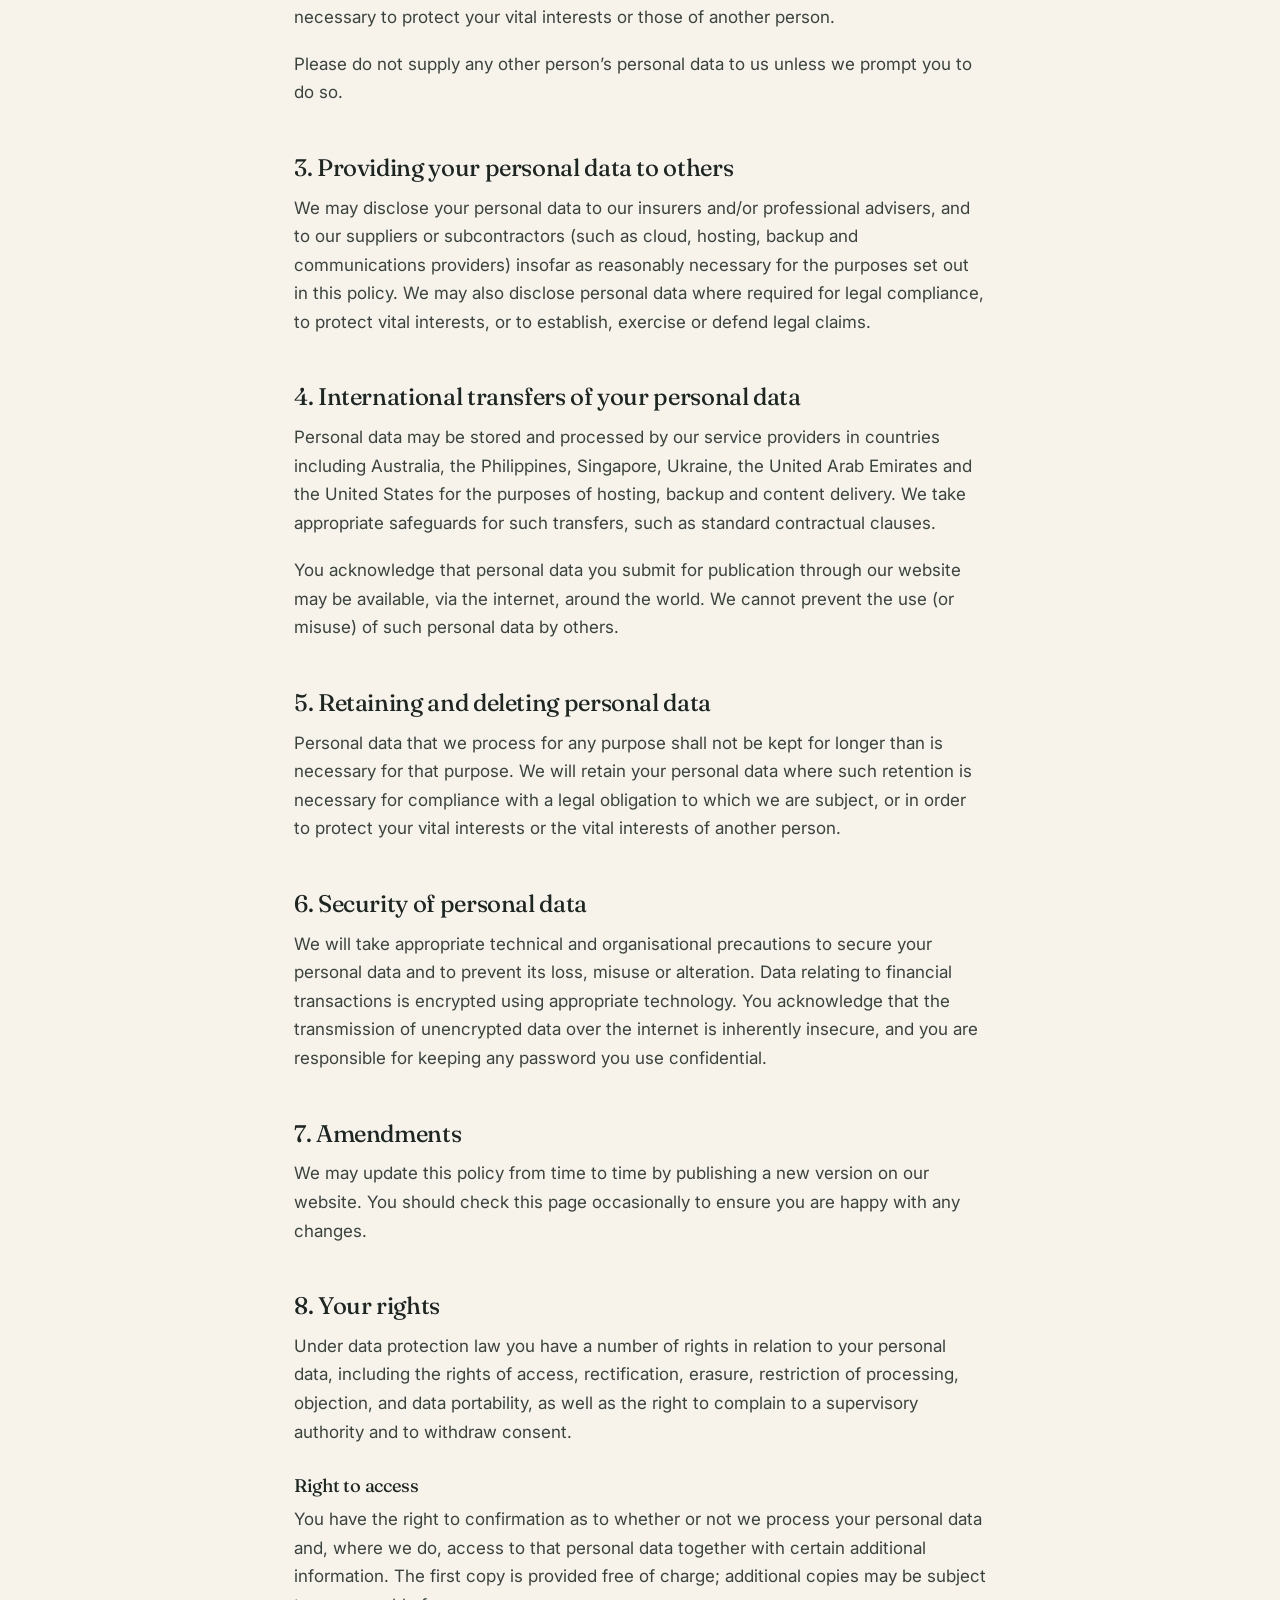
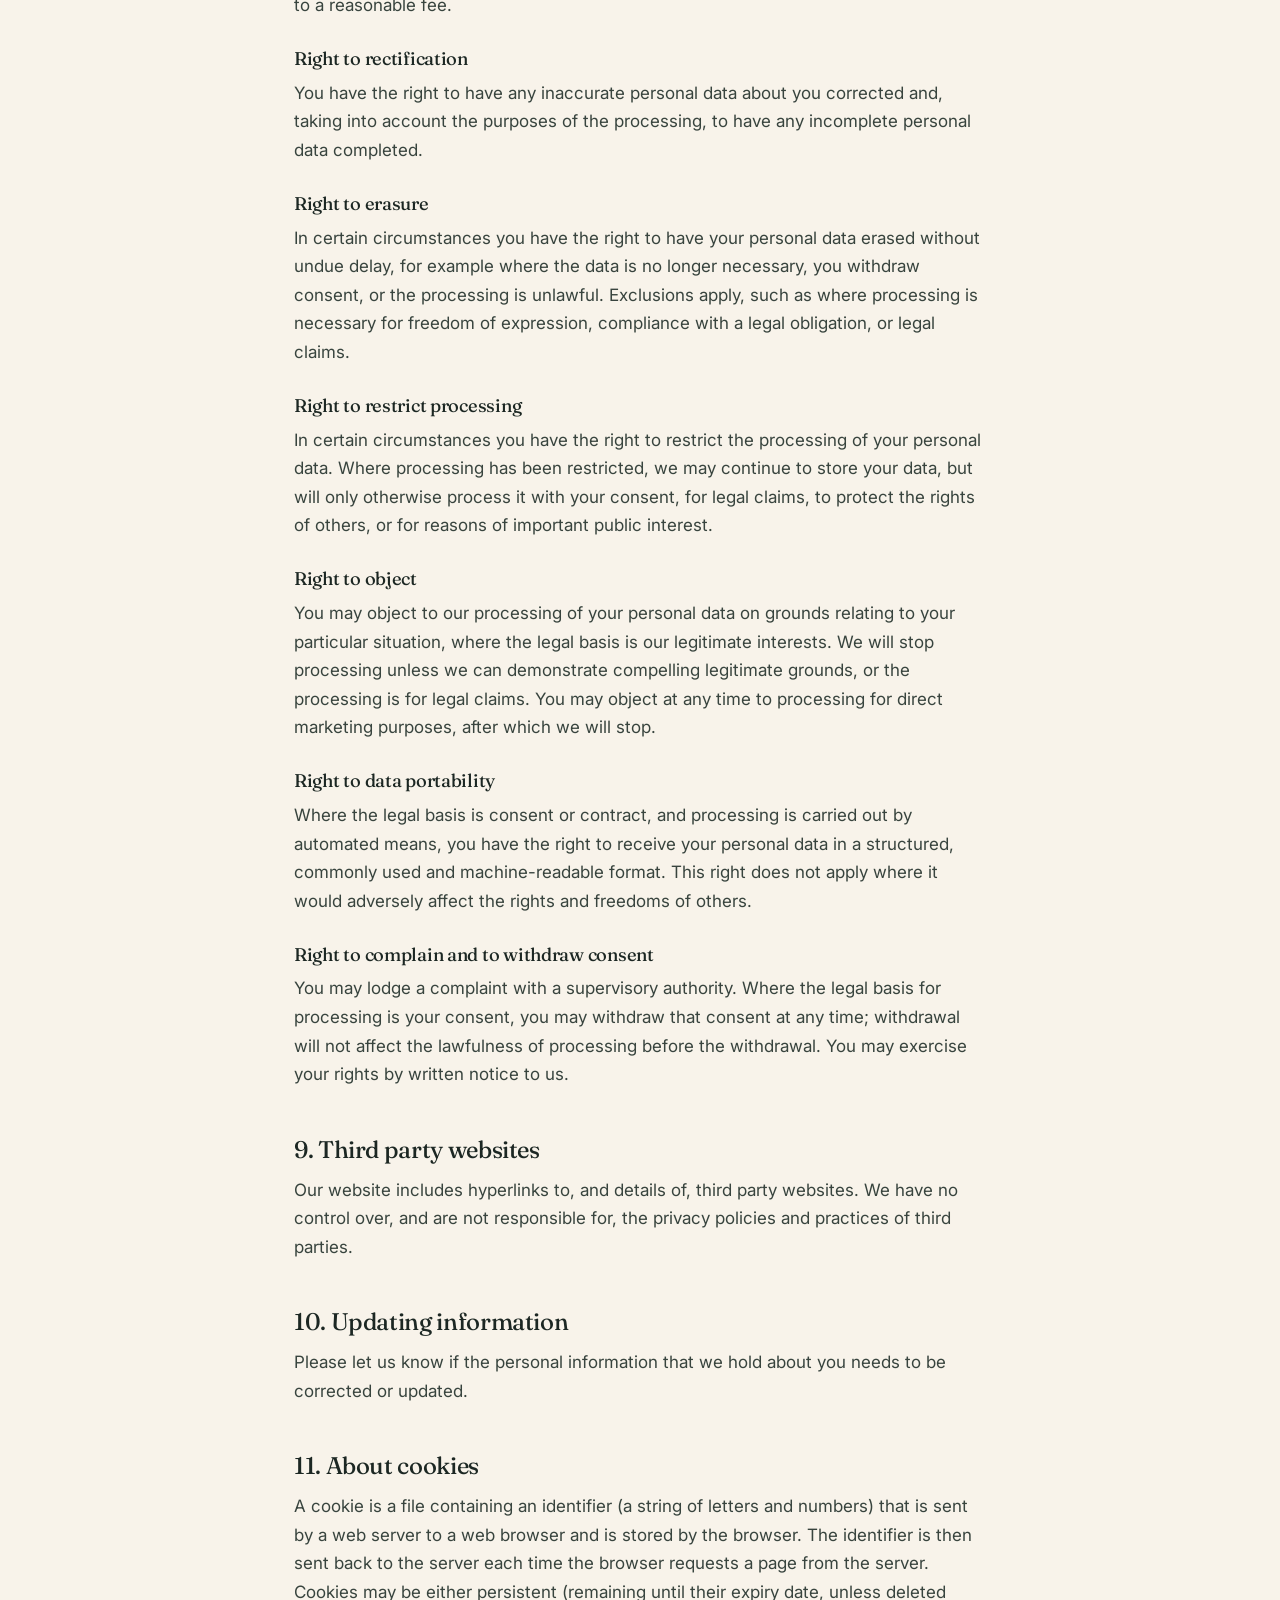
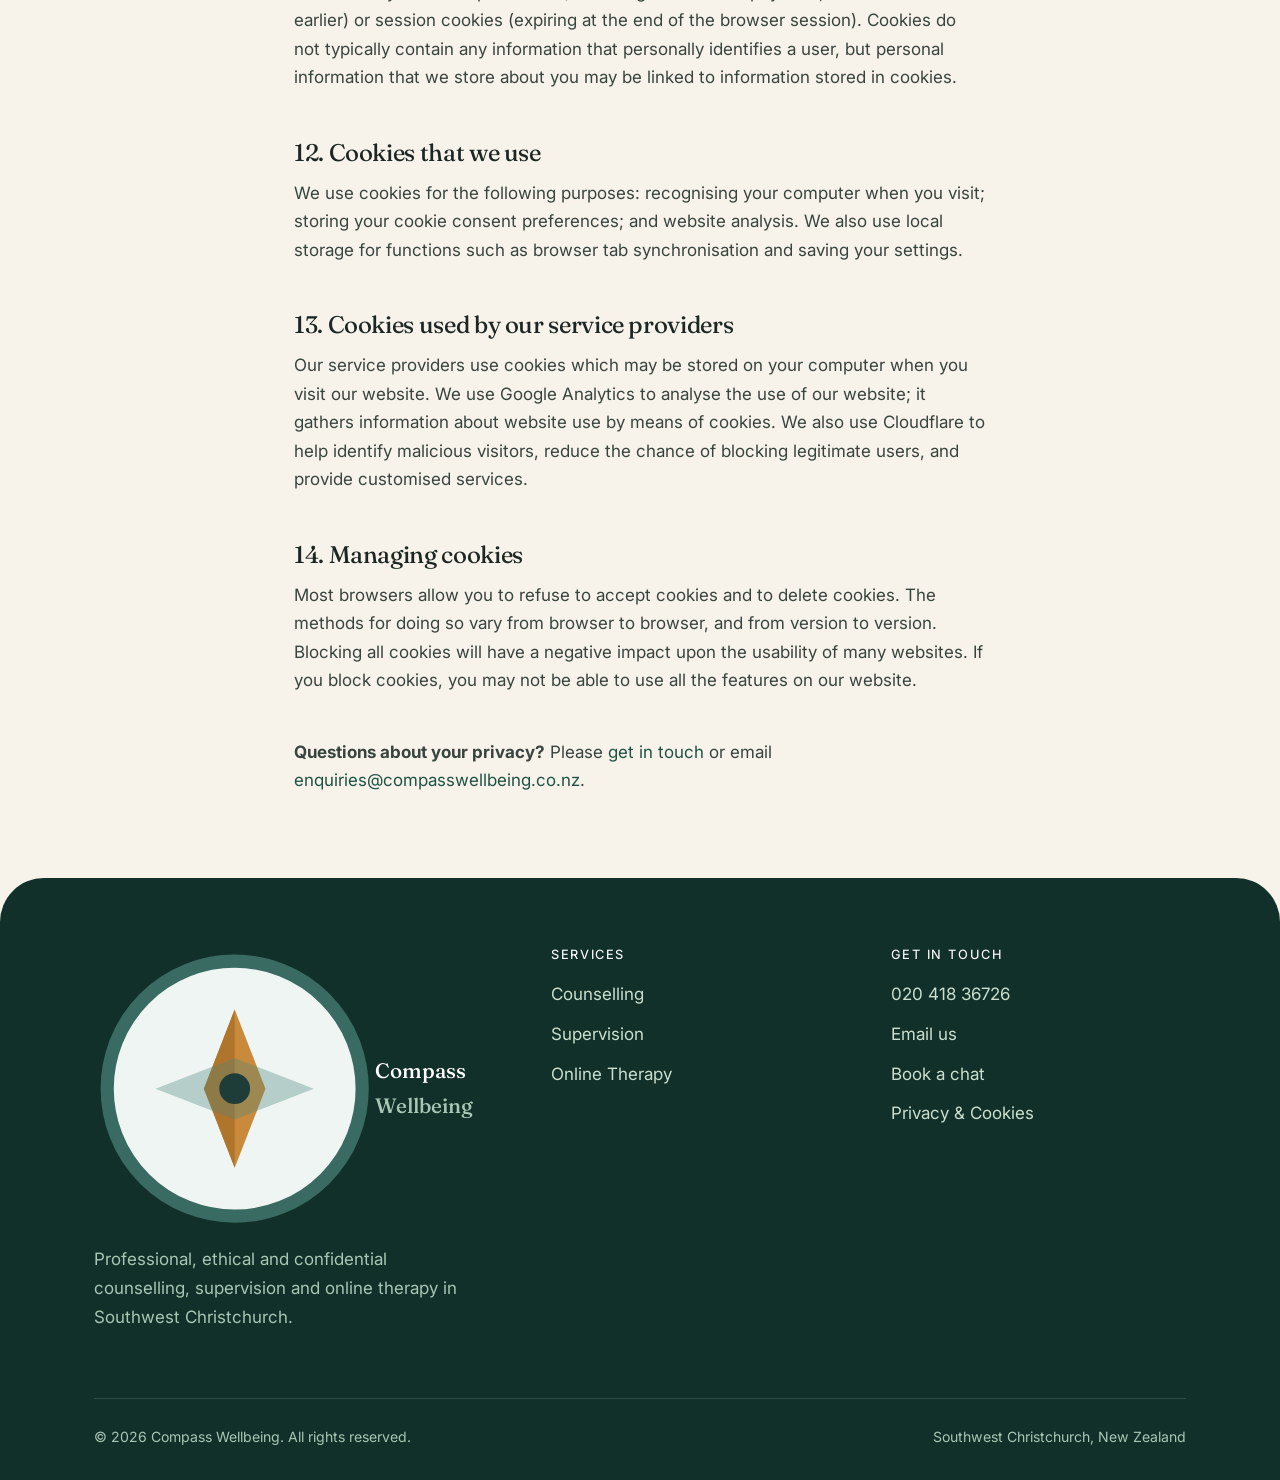
<file: privacy.html>
<!DOCTYPE html>
<html lang="en-NZ">
<head>
  <script>document.documentElement.classList.add('js');</script>
  <meta charset="UTF-8" />
  <meta name="viewport" content="width=device-width, initial-scale=1.0" />
  <title>Privacy &amp; Cookies Policy | Compass Wellbeing</title>
  <meta name="description" content="How Compass Wellbeing collects, uses and protects your personal data, and how we use cookies on this website." />
  <meta name="robots" content="noindex, follow" />
  <link rel="canonical" href="https://compasswellbeing.co.nz/privacy.html" />
  <link rel="icon" href="favicon.svg" type="image/svg+xml" />
  <link rel="preconnect" href="https://fonts.googleapis.com" />
  <link rel="preconnect" href="https://fonts.gstatic.com" crossorigin />
  <link href="https://fonts.googleapis.com/css2?family=Fraunces:opsz,wght@9..144,400..600&family=Inter:wght@400;500;600&display=swap" rel="stylesheet" />
  <link rel="stylesheet" href="css/styles.css" />
  <style>
    .legal h2 { font-size: 1.5rem; margin-top: 2em; }
    .legal h3 { font-size: 1.15rem; margin-top: 1.6em; }
    .legal p, .legal li { color: var(--ink-700); }
  </style>
</head>
<body>

  <header class="site-header" id="site-header">
    <div class="container header-inner">
      <a href="index.html" class="brand" aria-label="Compass Wellbeing home"><img class="brand-logo" src="images/logo.webp" alt="Compass Wellbeing" width="200" height="72" /></a>
      <nav class="nav" aria-label="Main navigation">
        <a href="index.html">Home</a>
        <a href="index.html#counselling">Counselling</a>
        <a href="index.html#supervision">Supervision</a>
        <a href="index.html#online-therapy">Online Therapy</a>
      </nav>
      <div class="header-cta">
        <a href="tel:+642041836726" class="header-phone" aria-label="Call Compass Wellbeing">
          <svg viewBox="0 0 24 24" fill="none" stroke="currentColor" stroke-width="2" stroke-linecap="round" stroke-linejoin="round"><path d="M22 16.92v3a2 2 0 0 1-2.18 2 19.79 19.79 0 0 1-8.63-3.07 19.5 19.5 0 0 1-6-6 19.79 19.79 0 0 1-3.07-8.67A2 2 0 0 1 4.11 2h3a2 2 0 0 1 2 1.72 12.84 12.84 0 0 0 .7 2.81 2 2 0 0 1-.45 2.11L8.09 9.91a16 16 0 0 0 6 6l1.27-1.27a2 2 0 0 1 2.11-.45 12.84 12.84 0 0 0 2.81.7A2 2 0 0 1 22 16.92z"/></svg>
          020 418 36726
        </a>
        <a href="index.html#contact" class="btn btn-primary">Book Now</a>
        <button class="nav-toggle" aria-label="Open menu" aria-expanded="false" aria-controls="site-header">
          <svg viewBox="0 0 24 24" fill="none" stroke="currentColor" stroke-width="2" stroke-linecap="round"><line x1="3" y1="6" x2="21" y2="6"/><line x1="3" y1="12" x2="21" y2="12"/><line x1="3" y1="18" x2="21" y2="18"/></svg>
        </button>
      </div>
    </div>
  </header>

  <main>
    <section class="page-hero">
      <div class="container narrow">
        <p class="eyebrow">Legal</p>
        <h1>Privacy &amp; Cookies Policy</h1>
        <p class="lead">How we collect, use and protect your personal information.</p>
      </div>
    </section>

    <section class="section">
      <div class="container narrow legal">
        <h2>1. Introduction</h2>
        <p>Compass Wellbeing is committed to protecting the privacy of our website visitors. This policy applies where we are acting as the data controller for the personal data of our website visitors; in other words, where we determine the purposes and means of the processing of that personal data. We use cookies on our website. Insofar as those cookies are not strictly necessary for the provision of our website, we will ask you to consent to our use of cookies when you first visit.</p>

        <h2>2. How we use your personal data</h2>
        <p>In this section we set out the general categories of personal data that we may process, and the purposes for which we may process that data.</p>
        <ul>
          <li><strong>Usage data:</strong> information about your use of the website, including your IP address, geographical location, browser type and version, operating system and navigation paths. This is collected via analytics and used to analyse and improve our website. The legal basis is our legitimate interests in monitoring and improving our services.</li>
          <li><strong>Account data:</strong> information you provide to us, used to operate the website, provide our services, ensure security, maintain backups and communicate with you. The legal basis is our legitimate interests in the proper administration of our website and business.</li>
          <li><strong>Enquiry data:</strong> information contained in any enquiry you submit regarding our services, processed for the purpose of responding to and managing your enquiry. The legal basis is your consent.</li>
          <li><strong>Transaction data:</strong> information relating to transactions, including purchases of services, processed to supply the services and keep proper records. The legal basis is the performance of a contract and our legitimate interests.</li>
          <li><strong>Notification data:</strong> information you provide for the purpose of subscribing to email notifications and newsletters, processed to send you those communications. The legal basis is your consent.</li>
        </ul>
        <p>We may also process any of your personal data where necessary for the establishment, exercise or defence of legal claims; for obtaining or maintaining insurance, managing risks, or obtaining professional advice; or where processing is necessary to protect your vital interests or those of another person.</p>
        <p>Please do not supply any other person’s personal data to us unless we prompt you to do so.</p>

        <h2>3. Providing your personal data to others</h2>
        <p>We may disclose your personal data to our insurers and/or professional advisers, and to our suppliers or subcontractors (such as cloud, hosting, backup and communications providers) insofar as reasonably necessary for the purposes set out in this policy. We may also disclose personal data where required for legal compliance, to protect vital interests, or to establish, exercise or defend legal claims.</p>

        <h2>4. International transfers of your personal data</h2>
        <p>Personal data may be stored and processed by our service providers in countries including Australia, the Philippines, Singapore, Ukraine, the United Arab Emirates and the United States for the purposes of hosting, backup and content delivery. We take appropriate safeguards for such transfers, such as standard contractual clauses.</p>
        <p>You acknowledge that personal data you submit for publication through our website may be available, via the internet, around the world. We cannot prevent the use (or misuse) of such personal data by others.</p>

        <h2>5. Retaining and deleting personal data</h2>
        <p>Personal data that we process for any purpose shall not be kept for longer than is necessary for that purpose. We will retain your personal data where such retention is necessary for compliance with a legal obligation to which we are subject, or in order to protect your vital interests or the vital interests of another person.</p>

        <h2>6. Security of personal data</h2>
        <p>We will take appropriate technical and organisational precautions to secure your personal data and to prevent its loss, misuse or alteration. Data relating to financial transactions is encrypted using appropriate technology. You acknowledge that the transmission of unencrypted data over the internet is inherently insecure, and you are responsible for keeping any password you use confidential.</p>

        <h2>7. Amendments</h2>
        <p>We may update this policy from time to time by publishing a new version on our website. You should check this page occasionally to ensure you are happy with any changes.</p>

        <h2>8. Your rights</h2>
        <p>Under data protection law you have a number of rights in relation to your personal data, including the rights of access, rectification, erasure, restriction of processing, objection, and data portability, as well as the right to complain to a supervisory authority and to withdraw consent.</p>
        <h3>Right to access</h3>
        <p>You have the right to confirmation as to whether or not we process your personal data and, where we do, access to that personal data together with certain additional information. The first copy is provided free of charge; additional copies may be subject to a reasonable fee.</p>
        <h3>Right to rectification</h3>
        <p>You have the right to have any inaccurate personal data about you corrected and, taking into account the purposes of the processing, to have any incomplete personal data completed.</p>
        <h3>Right to erasure</h3>
        <p>In certain circumstances you have the right to have your personal data erased without undue delay, for example where the data is no longer necessary, you withdraw consent, or the processing is unlawful. Exclusions apply, such as where processing is necessary for freedom of expression, compliance with a legal obligation, or legal claims.</p>
        <h3>Right to restrict processing</h3>
        <p>In certain circumstances you have the right to restrict the processing of your personal data. Where processing has been restricted, we may continue to store your data, but will only otherwise process it with your consent, for legal claims, to protect the rights of others, or for reasons of important public interest.</p>
        <h3>Right to object</h3>
        <p>You may object to our processing of your personal data on grounds relating to your particular situation, where the legal basis is our legitimate interests. We will stop processing unless we can demonstrate compelling legitimate grounds, or the processing is for legal claims. You may object at any time to processing for direct marketing purposes, after which we will stop.</p>
        <h3>Right to data portability</h3>
        <p>Where the legal basis is consent or contract, and processing is carried out by automated means, you have the right to receive your personal data in a structured, commonly used and machine-readable format. This right does not apply where it would adversely affect the rights and freedoms of others.</p>
        <h3>Right to complain and to withdraw consent</h3>
        <p>You may lodge a complaint with a supervisory authority. Where the legal basis for processing is your consent, you may withdraw that consent at any time; withdrawal will not affect the lawfulness of processing before the withdrawal. You may exercise your rights by written notice to us.</p>

        <h2>9. Third party websites</h2>
        <p>Our website includes hyperlinks to, and details of, third party websites. We have no control over, and are not responsible for, the privacy policies and practices of third parties.</p>

        <h2>10. Updating information</h2>
        <p>Please let us know if the personal information that we hold about you needs to be corrected or updated.</p>

        <h2>11. About cookies</h2>
        <p>A cookie is a file containing an identifier (a string of letters and numbers) that is sent by a web server to a web browser and is stored by the browser. The identifier is then sent back to the server each time the browser requests a page from the server. Cookies may be either persistent (remaining until their expiry date, unless deleted earlier) or session cookies (expiring at the end of the browser session). Cookies do not typically contain any information that personally identifies a user, but personal information that we store about you may be linked to information stored in cookies.</p>

        <h2>12. Cookies that we use</h2>
        <p>We use cookies for the following purposes: recognising your computer when you visit; storing your cookie consent preferences; and website analysis. We also use local storage for functions such as browser tab synchronisation and saving your settings.</p>

        <h2>13. Cookies used by our service providers</h2>
        <p>Our service providers use cookies which may be stored on your computer when you visit our website. We use Google Analytics to analyse the use of our website; it gathers information about website use by means of cookies. We also use Cloudflare to help identify malicious visitors, reduce the chance of blocking legitimate users, and provide customised services.</p>

        <h2>14. Managing cookies</h2>
        <p>Most browsers allow you to refuse to accept cookies and to delete cookies. The methods for doing so vary from browser to browser, and from version to version. Blocking all cookies will have a negative impact upon the usability of many websites. If you block cookies, you may not be able to use all the features on our website.</p>

        <p style="margin-top:2.5em;"><strong>Questions about your privacy?</strong> Please <a href="index.html#contact">get in touch</a> or email <a href="mailto:enquiries@compasswellbeing.co.nz">enquiries@compasswellbeing.co.nz</a>.</p>
      </div>
    </section>
  </main>

  <footer class="site-footer">
    <div class="container">
      <div class="footer-grid">
        <div>
          <a href="index.html" class="brand" aria-label="Compass Wellbeing home">
            <svg class="brand-mark" viewBox="0 0 64 64" aria-hidden="true">
              <circle cx="32" cy="32" r="29" fill="#eef5f3" stroke="#3a6b62" stroke-width="3"/>
              <polygon points="32,14 39,32 32,50 25,32" fill="#c98a3c"/>
              <polygon points="32,14 32,50 25,32" fill="#b0752c"/>
              <polygon points="14,32 32,25 50,32 32,39" fill="#4a8478" opacity="0.35"/>
              <circle cx="32" cy="32" r="3.5" fill="#1f3d38"/>
            </svg>
            <span class="brand-name">Compass <span>Wellbeing</span></span>
          </a>
          <p class="footer-about">Professional, ethical and confidential counselling, supervision and online therapy in Southwest Christchurch.</p>
        </div>
        <div class="footer-col"><h4>Services</h4><ul><li><a href="counselling.html">Counselling</a></li><li><a href="supervision.html">Supervision</a></li><li><a href="online-therapy.html">Online Therapy</a></li></ul></div>
        <div class="footer-col"><h4>Get in touch</h4><ul><li><a href="tel:+642041836726">020 418 36726</a></li><li><a href="mailto:enquiries@compasswellbeing.co.nz">Email us</a></li><li><a href="index.html#contact">Book a chat</a></li><li><a href="privacy.html">Privacy &amp; Cookies</a></li></ul></div>
      </div>
      <div class="footer-bottom">
        <span>© <span id="year">2026</span> Compass Wellbeing. All rights reserved.</span>
        <span>Southwest Christchurch, New Zealand</span>
      </div>
    </div>
  </footer>

  <script src="js/main.js"></script>
</body>
</html>
</file>
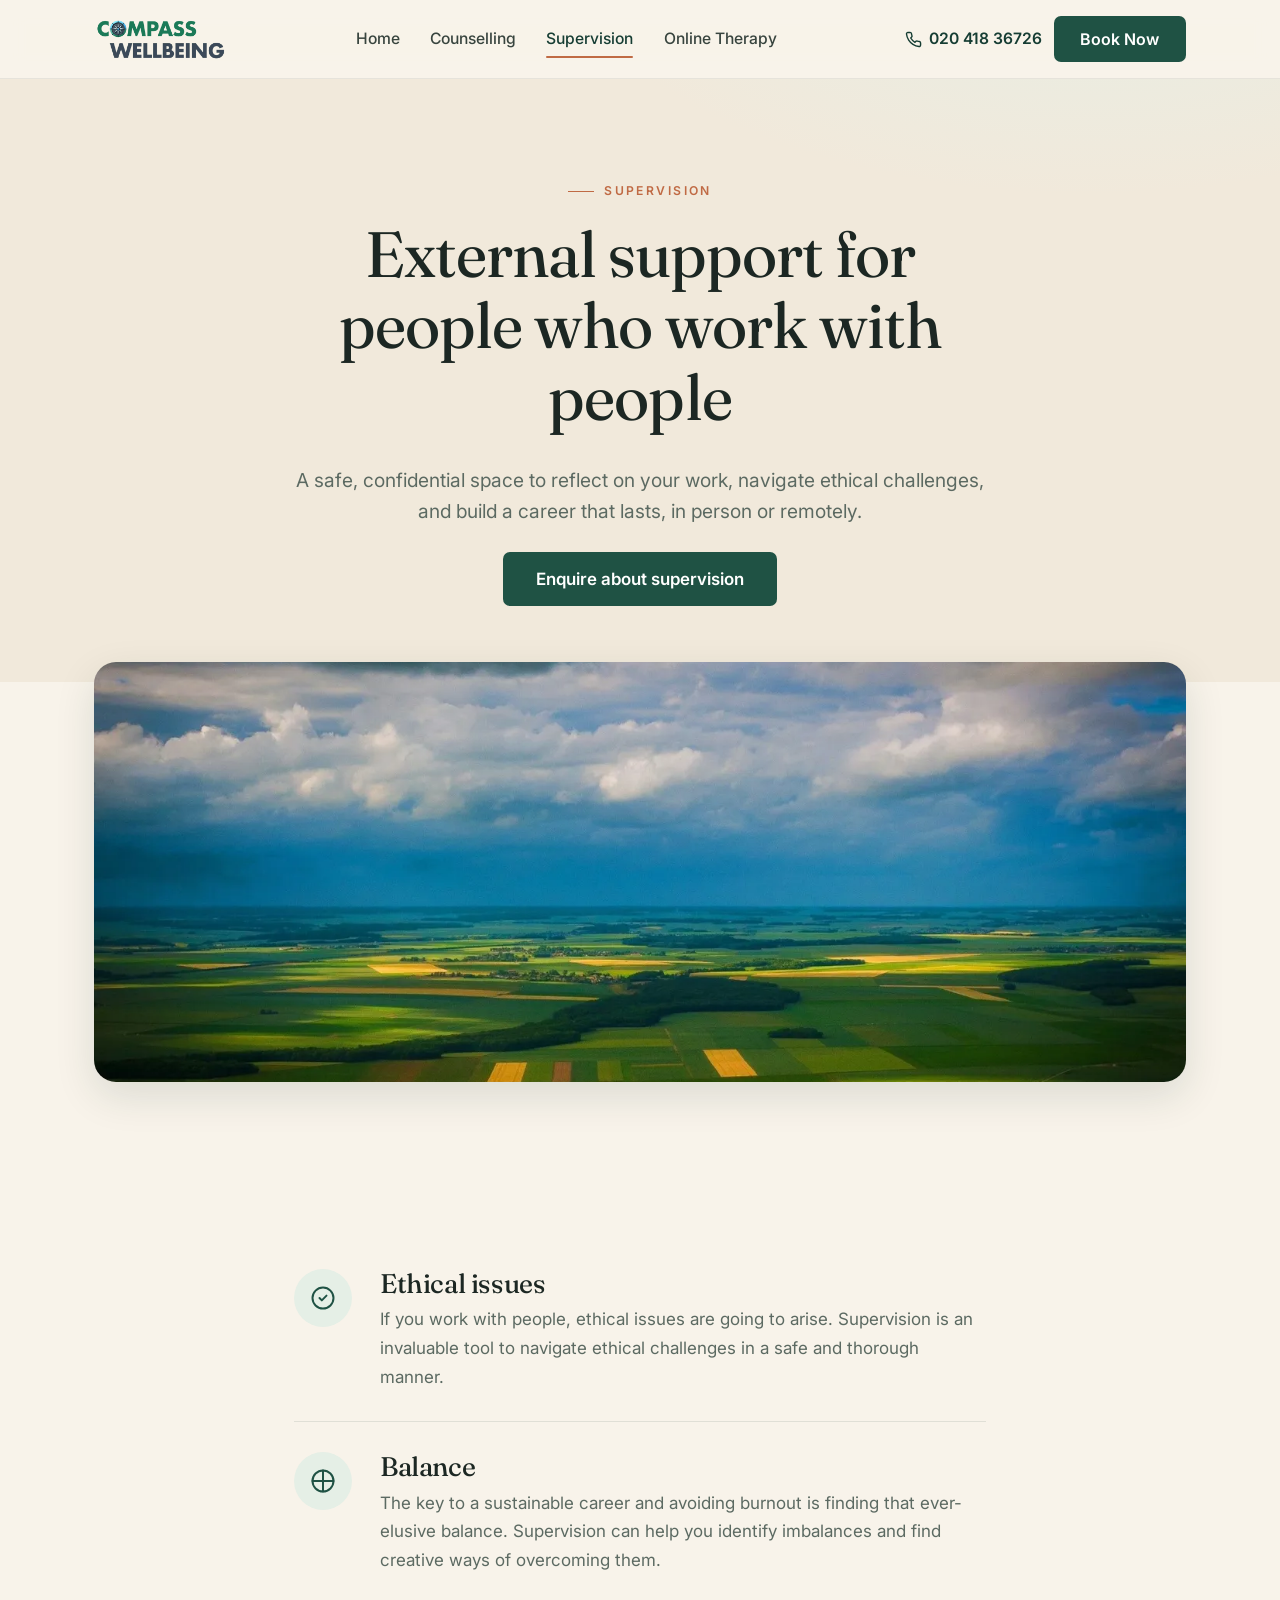
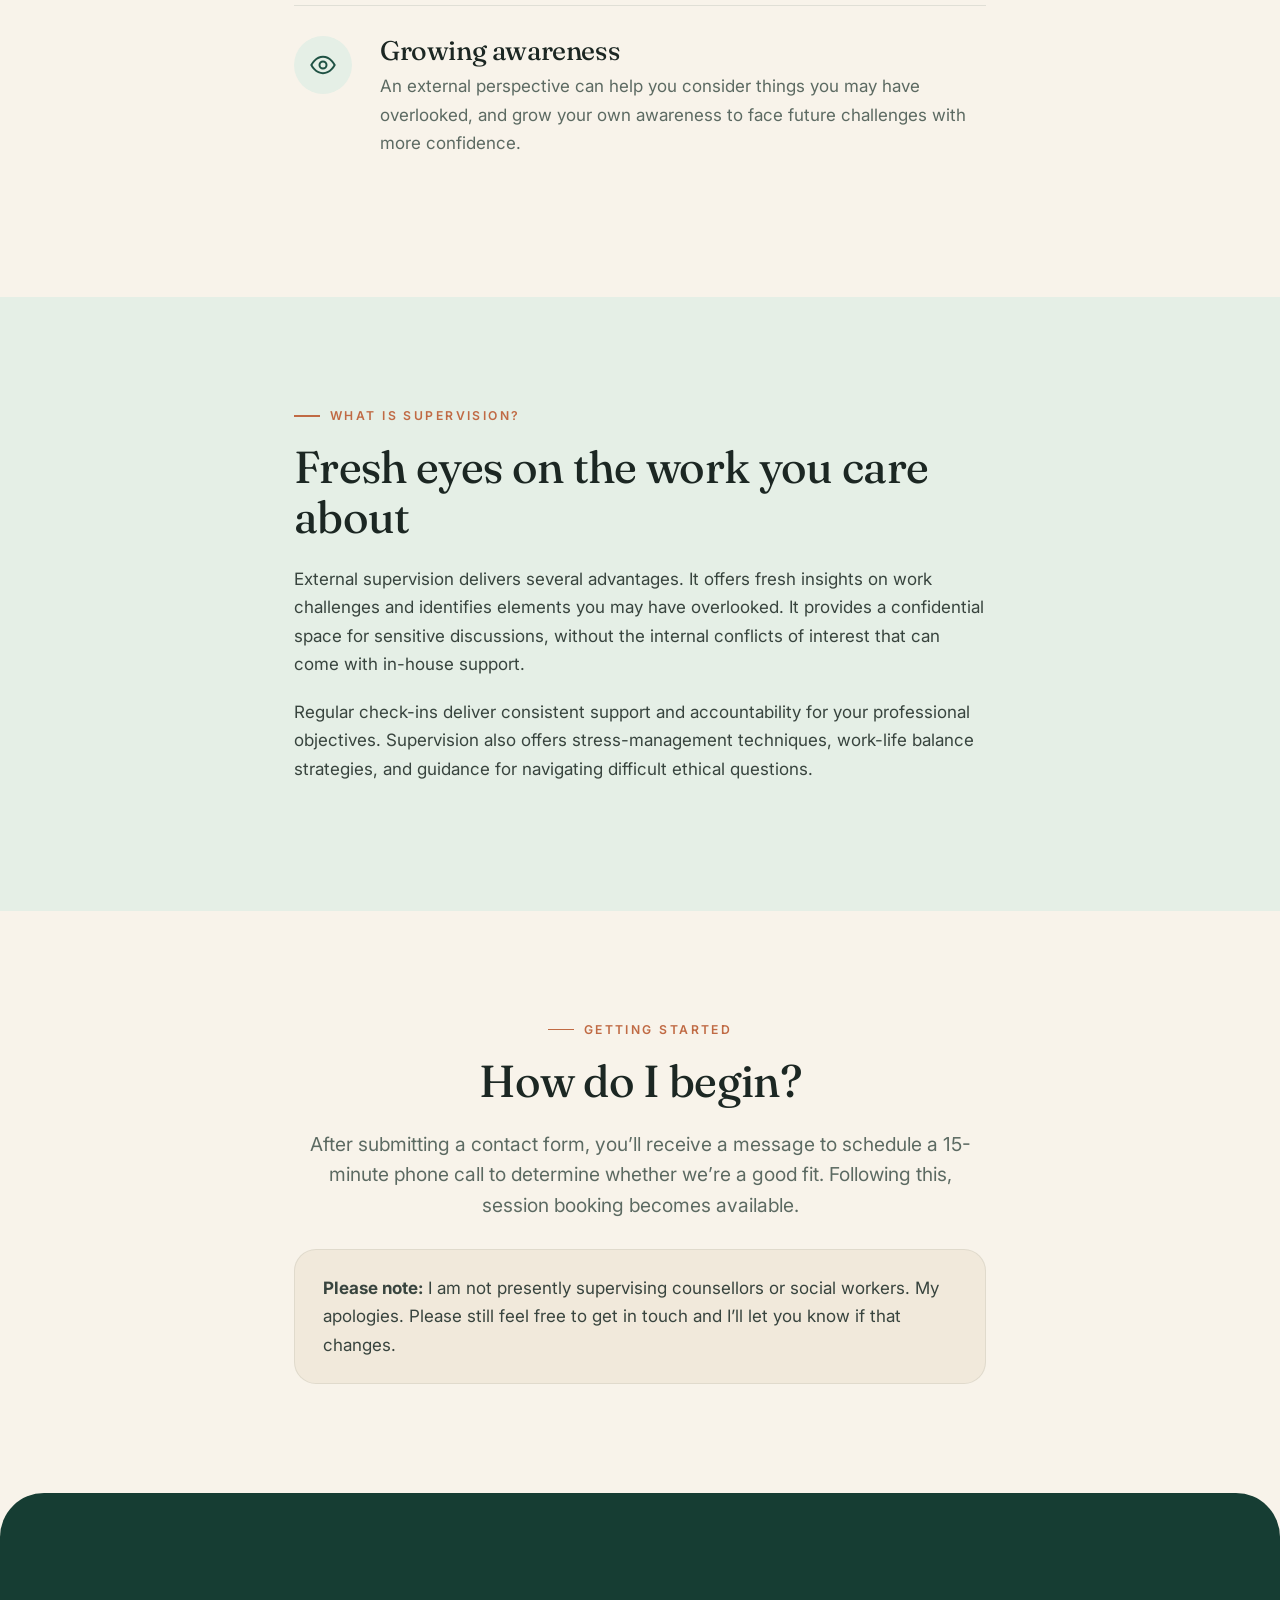
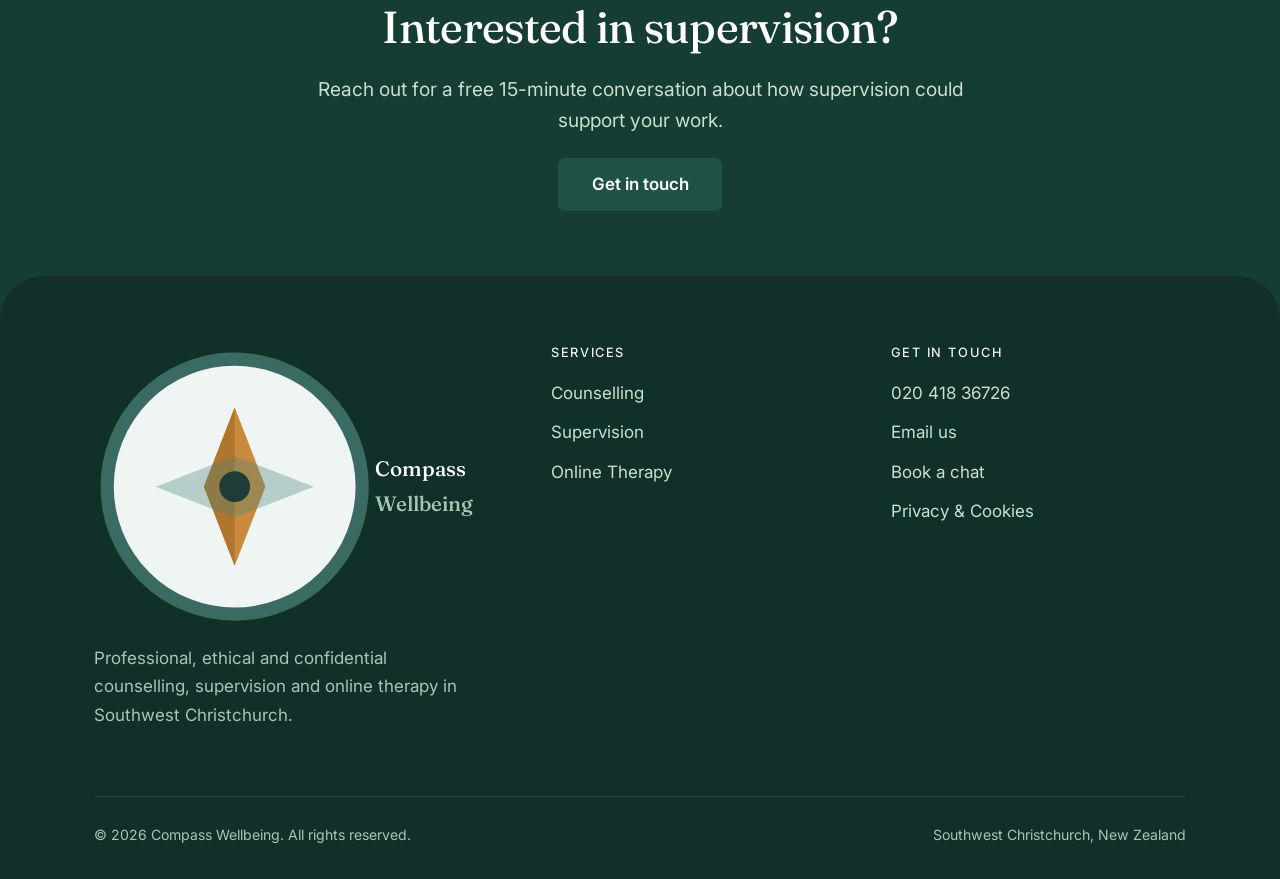
<file: supervision.html>
<!DOCTYPE html>
<html lang="en-NZ">
<head>
  <script>document.documentElement.classList.add('js');</script>
  <meta charset="UTF-8" />
  <meta name="viewport" content="width=device-width, initial-scale=1.0" />
  <title>Professional Supervision | Compass Wellbeing</title>
  <meta name="description" content="External professional supervision in Christchurch for people who work with people. Navigate ethical issues, balance and burnout. $140 per session." />
  <link rel="canonical" href="https://compasswellbeing.co.nz/supervision.html" />
  <link rel="icon" href="favicon.svg" type="image/svg+xml" />
  <link rel="preconnect" href="https://fonts.googleapis.com" />
  <link rel="preconnect" href="https://fonts.gstatic.com" crossorigin />
  <link href="https://fonts.googleapis.com/css2?family=Fraunces:opsz,wght@9..144,400..600&family=Inter:wght@400;500;600&display=swap" rel="stylesheet" />
  <link rel="stylesheet" href="css/styles.css" />
</head>
<body>

  <header class="site-header" id="site-header">
    <div class="container header-inner">
      <a href="index.html" class="brand" aria-label="Compass Wellbeing home"><img class="brand-logo" src="images/logo.webp" alt="Compass Wellbeing" width="200" height="72" /></a>
      <nav class="nav" aria-label="Main navigation">
        <a href="index.html">Home</a>
        <a href="index.html#counselling">Counselling</a>
        <a href="index.html#supervision" class="active">Supervision</a>
        <a href="index.html#online-therapy">Online Therapy</a>
      </nav>
      <div class="header-cta">
        <a href="tel:+642041836726" class="header-phone" aria-label="Call Compass Wellbeing">
          <svg viewBox="0 0 24 24" fill="none" stroke="currentColor" stroke-width="2" stroke-linecap="round" stroke-linejoin="round"><path d="M22 16.92v3a2 2 0 0 1-2.18 2 19.79 19.79 0 0 1-8.63-3.07 19.5 19.5 0 0 1-6-6 19.79 19.79 0 0 1-3.07-8.67A2 2 0 0 1 4.11 2h3a2 2 0 0 1 2 1.72 12.84 12.84 0 0 0 .7 2.81 2 2 0 0 1-.45 2.11L8.09 9.91a16 16 0 0 0 6 6l1.27-1.27a2 2 0 0 1 2.11-.45 12.84 12.84 0 0 0 2.81.7A2 2 0 0 1 22 16.92z"/></svg>
          020 418 36726
        </a>
        <a href="index.html#contact" class="btn btn-primary">Book Now</a>
        <button class="nav-toggle" aria-label="Open menu" aria-expanded="false" aria-controls="site-header">
          <svg viewBox="0 0 24 24" fill="none" stroke="currentColor" stroke-width="2" stroke-linecap="round"><line x1="3" y1="6" x2="21" y2="6"/><line x1="3" y1="12" x2="21" y2="12"/><line x1="3" y1="18" x2="21" y2="18"/></svg>
        </button>
      </div>
    </div>
  </header>

  <main>
    <section class="page-hero">
      <div class="container narrow">
        <p class="eyebrow">Supervision</p>
        <h1>External support for people who work with people</h1>
        <p class="lead">A safe, confidential space to reflect on your work, navigate ethical challenges, and build a career that lasts, in person or remotely.</p>
        <div style="margin-top:26px;"><a href="index.html#contact" class="btn btn-primary btn-lg">Enquire about supervision</a></div>
      </div>
    </section>

    <div class="container page-hero-img-wrap">
      <img class="page-hero-img reveal" src="images/supervision.webp" alt="Wide open farmland under a dramatic clearing sky" width="1400" height="880" />
    </div>

    <section class="section">
      <div class="container narrow">
        <div class="feature reveal">
          <div class="icon-badge"><svg viewBox="0 0 24 24" fill="none" stroke="currentColor" stroke-width="1.7" stroke-linecap="round" stroke-linejoin="round"><path d="M9 12l2 2 4-4"/><path d="M21 12a9 9 0 1 1-18 0 9 9 0 0 1 18 0z"/></svg></div>
          <div><h3>Ethical issues</h3><p>If you work with people, ethical issues are going to arise. Supervision is an invaluable tool to navigate ethical challenges in a safe and thorough manner.</p></div>
        </div>
        <div class="feature reveal">
          <div class="icon-badge"><svg viewBox="0 0 24 24" fill="none" stroke="currentColor" stroke-width="1.7" stroke-linecap="round" stroke-linejoin="round"><path d="M12 3v18M3 12h18"/><circle cx="12" cy="12" r="9"/></svg></div>
          <div><h3>Balance</h3><p>The key to a sustainable career and avoiding burnout is finding that ever-elusive balance. Supervision can help you identify imbalances and find creative ways of overcoming them.</p></div>
        </div>
        <div class="feature reveal">
          <div class="icon-badge"><svg viewBox="0 0 24 24" fill="none" stroke="currentColor" stroke-width="1.7" stroke-linecap="round" stroke-linejoin="round"><circle cx="12" cy="12" r="3"/><path d="M2 12s3.5-7 10-7 10 7 10 7-3.5 7-10 7-10-7-10-7z"/></svg></div>
          <div><h3>Growing awareness</h3><p>An external perspective can help you consider things you may have overlooked, and grow your own awareness to face future challenges with more confidence.</p></div>
        </div>
      </div>
    </section>

    <section class="section bg-moss">
      <div class="container narrow">
        <div class="reveal">
          <p class="eyebrow">What is supervision?</p>
          <h2>Fresh eyes on the work you care about</h2>
          <p>External supervision delivers several advantages. It offers fresh insights on work challenges and identifies elements you may have overlooked. It provides a confidential space for sensitive discussions, without the internal conflicts of interest that can come with in-house support.</p>
          <p>Regular check-ins deliver consistent support and accountability for your professional objectives. Supervision also offers stress-management techniques, work-life balance strategies, and guidance for navigating difficult ethical questions.</p>
        </div>
      </div>
    </section>

    <section class="section">
      <div class="container narrow text-center reveal">
        <p class="eyebrow">Getting started</p>
        <h2>How do I begin?</h2>
        <p class="lead">After submitting a contact form, you’ll receive a message to schedule a 15-minute phone call to determine whether we’re a good fit. Following this, session booking becomes available.</p>
        <div style="background:var(--cream-100);border:1px solid rgba(28,37,35,0.08);border-radius:var(--radius);padding:24px 28px;margin-top:28px;text-align:left;">
          <p style="margin:0;"><strong>Please note:</strong> I am not presently supervising counsellors or social workers. My apologies. Please still feel free to get in touch and I’ll let you know if that changes.</p>
        </div>
      </div>
    </section>

    <section class="section bg-dark text-center">
      <div class="container narrow">
        <h2>Interested in supervision?</h2>
        <p class="lead" style="color:var(--moss-200);">Reach out for a free 15-minute conversation about how supervision could support your work.</p>
        <div style="margin-top:22px;"><a href="index.html#contact" class="btn btn-primary btn-lg">Get in touch</a></div>
      </div>
    </section>
  </main>

  <footer class="site-footer">
    <div class="container">
      <div class="footer-grid">
        <div>
          <a href="index.html" class="brand" aria-label="Compass Wellbeing home">
            <svg class="brand-mark" viewBox="0 0 64 64" aria-hidden="true">
              <circle cx="32" cy="32" r="29" fill="#eef5f3" stroke="#3a6b62" stroke-width="3"/>
              <polygon points="32,14 39,32 32,50 25,32" fill="#c98a3c"/>
              <polygon points="32,14 32,50 25,32" fill="#b0752c"/>
              <polygon points="14,32 32,25 50,32 32,39" fill="#4a8478" opacity="0.35"/>
              <circle cx="32" cy="32" r="3.5" fill="#1f3d38"/>
            </svg>
            <span class="brand-name">Compass <span>Wellbeing</span></span>
          </a>
          <p class="footer-about">Professional, ethical and confidential counselling, supervision and online therapy in Southwest Christchurch.</p>
        </div>
        <div class="footer-col"><h4>Services</h4><ul><li><a href="counselling.html">Counselling</a></li><li><a href="supervision.html">Supervision</a></li><li><a href="online-therapy.html">Online Therapy</a></li></ul></div>
        <div class="footer-col"><h4>Get in touch</h4><ul><li><a href="tel:+642041836726">020 418 36726</a></li><li><a href="mailto:enquiries@compasswellbeing.co.nz">Email us</a></li><li><a href="index.html#contact">Book a chat</a></li><li><a href="privacy.html">Privacy &amp; Cookies</a></li></ul></div>
      </div>
      <div class="footer-bottom">
        <span>© <span id="year">2026</span> Compass Wellbeing. All rights reserved.</span>
        <span>Southwest Christchurch, New Zealand</span>
      </div>
    </div>
  </footer>

  <script src="js/main.js"></script>
</body>
</html>
</file>
<file: css/styles.css>
/* ============================================================
   Compass Wellbeing — Design System v2
   Editorial wellness. Forest green + warm cream. Serif-led.
   Deliberately distinct from a trades/services template.
   ============================================================ */

:root {
  /* Forest greens (brand) */
  --forest-900: #12302a;
  --forest-800: #163d33;
  --forest-700: #1f5244;   /* primary */
  --forest-600: #2c6b58;
  --forest-500: #46876f;
  --moss-300:  #a8c6b4;
  --moss-200:  #cadfce;
  --moss-100:  #e5efe6;

  /* Warm paper neutrals */
  --cream-50: #f8f3ea;
  --cream-100:#f1e9db;
  --cream-200:#e7dcc8;

  /* Warm clay accent (used sparingly) */
  --clay:      #c06a44;
  --clay-dark: #a85736;
  --clay-soft: #e9d3c4;

  /* Ink text */
  --ink-900: #1c2723;
  --ink-700: #38443e;
  --ink-500: #5c6a62;
  --ink-300: #8b968e;

  --white: #ffffff;

  /* Type */
  --font-head: "Fraunces", Georgia, "Times New Roman", serif;
  --font-body: "Inter", -apple-system, BlinkMacSystemFont, "Segoe UI", Roboto, sans-serif;

  /* Layout */
  --maxw: 1140px;
  --maxw-narrow: 740px;
  --radius: 22px;
  --radius-sm: 12px;
  --radius-btn: 7px;
  --shadow-sm: 0 2px 10px rgba(18, 48, 42, 0.06);
  --shadow-md: 0 14px 40px rgba(18, 48, 42, 0.12);
  --shadow-lg: 0 30px 70px rgba(18, 48, 42, 0.18);

  --header-h: 78px;
}

/* ---------- Reset ---------- */
*, *::before, *::after { box-sizing: border-box; }
html { scroll-behavior: smooth; -webkit-text-size-adjust: 100%; }
body {
  margin: 0;
  font-family: var(--font-body);
  color: var(--ink-700);
  background: var(--cream-50);
  line-height: 1.68;
  font-size: 17px;
  -webkit-font-smoothing: antialiased;
  text-rendering: optimizeLegibility;
}
img { max-width: 100%; display: block; }
a { color: var(--forest-700); text-decoration: none; transition: color .2s ease; }
a:hover { color: var(--forest-800); }
h1, h2, h3, h4 {
  font-family: var(--font-head);
  color: var(--ink-900);
  line-height: 1.12;
  font-weight: 450;
  margin: 0 0 .5em;
  letter-spacing: -0.015em;
}
h1 { font-size: clamp(2.4rem, 5.6vw, 4rem); font-weight: 430; }
h2 { font-size: clamp(1.9rem, 3.8vw, 2.8rem); }
h3 { font-size: clamp(1.3rem, 2.1vw, 1.7rem); }
em, .em-italic { font-style: italic; }
p { margin: 0 0 1.1em; }
ul { margin: 0 0 1.1em; padding-left: 1.15em; }
li { margin-bottom: .5em; }
::selection { background: var(--moss-200); color: var(--forest-900); }

/* ---------- Layout ---------- */
.container { width: 100%; max-width: var(--maxw); margin: 0 auto; padding: 0 24px; }
.narrow { max-width: var(--maxw-narrow); }
.section { padding: clamp(60px, 8.5vw, 118px) 0; position: relative; }
/* offset anchor targets so the sticky header doesn't cover section headings */
#home, #services, #counselling, #supervision, #online-therapy, #about, #pricing, #contact { scroll-margin-top: 92px; }
#home { scroll-margin-top: var(--header-h); } /* returns to true top under the sticky header */
.section-sm { padding: clamp(40px, 6vw, 72px) 0; }
.text-center { text-align: center; }

.eyebrow {
  font-family: var(--font-body);
  text-transform: uppercase;
  letter-spacing: 0.2em;
  font-size: 0.76rem;
  font-weight: 600;
  color: var(--clay);
  margin-bottom: 1rem;
  display: flex; align-items: center; gap: 10px;
}
.eyebrow::before { content: ""; width: 26px; height: 1.5px; background: var(--clay); display: inline-block; }
.text-center .eyebrow, .page-hero .eyebrow { justify-content: center; }
.lead { font-size: 1.2rem; color: var(--ink-500); line-height: 1.6; }

/* Surfaces */
.bg-moss { background: var(--moss-100); }
.bg-cream { background: var(--cream-100); }
.bg-dark, .bg-forest { background: var(--forest-800); color: var(--moss-200); }
.bg-dark h1, .bg-dark h2, .bg-dark h3,
.bg-forest h1, .bg-forest h2, .bg-forest h3 { color: var(--white); }

/* Soft rounded panels for coloured/inset sections (distinct organic feel) */
.panel-top { border-radius: 40px 40px 0 0; }
.panel-round { border-radius: 40px; }
@media (max-width: 720px) { .panel-top { border-radius: 26px 26px 0 0; } .panel-round { border-radius: 26px; } }

/* ---------- Buttons (rounded-rect, not pills) ---------- */
.btn {
  display: inline-flex; align-items: center; gap: .55em;
  font-family: var(--font-body);
  font-weight: 600; font-size: 1rem;
  padding: 0.9em 1.6em;
  border-radius: var(--radius-btn);
  border: 1.5px solid transparent;
  cursor: pointer;
  transition: transform .15s ease, box-shadow .2s ease, background .2s ease, color .2s ease;
  line-height: 1;
}
.btn:active { transform: translateY(1px); }
.btn-primary { background: var(--forest-700); color: #fff; }
.btn-primary:hover { background: var(--forest-800); color: #fff; box-shadow: var(--shadow-sm); }
.btn-secondary { background: var(--clay); color: #fff; }
.btn-secondary:hover { background: var(--clay-dark); color: #fff; }
.btn-ghost { background: transparent; color: var(--forest-800); border-color: var(--moss-300); }
.btn-ghost:hover { background: var(--moss-100); color: var(--forest-900); }
.btn-light { background: rgba(255,255,255,0.14); color: #fff; border-color: rgba(255,255,255,0.4); backdrop-filter: blur(4px); }
.btn-light:hover { background: #fff; color: var(--forest-800); }
.btn-lg { font-size: 1.06rem; padding: 1.02em 1.9em; }

/* ---------- Header ---------- */
.site-header {
  position: sticky; top: 0; z-index: 50;
  background: rgba(248, 243, 234, 0.9);
  backdrop-filter: saturate(180%) blur(12px);
  border-bottom: 1px solid rgba(18, 48, 42, 0.08);
}
.header-inner {
  height: var(--header-h);
  display: flex; align-items: center; justify-content: space-between; gap: 16px;
}
.brand { display: flex; align-items: center; }
.brand-logo { height: 48px; width: auto; display: block; }
.brand-name { font-family: var(--font-head); font-size: 1.3rem; font-weight: 500; color: var(--forest-800); }
.brand-name span { color: var(--forest-500); }

.nav { display: flex; align-items: center; gap: 2px; }
.nav a {
  font-weight: 500; font-size: 0.98rem; color: var(--ink-700);
  padding: 0.5em 0.9em; border-radius: 7px; position: relative;
}
.nav a:hover { color: var(--forest-800); }
.nav a.active { color: var(--forest-800); }
.nav a.active::after {
  content: ""; position: absolute; left: 0.9em; right: 0.9em; bottom: 2px;
  height: 2px; background: var(--clay); border-radius: 2px;
}
.header-cta { display: flex; align-items: center; gap: 12px; }
.header-phone { display: inline-flex; align-items: center; gap: 7px; font-weight: 600; color: var(--forest-800); font-size: 0.98rem; }
.header-phone svg { width: 17px; height: 17px; }

.nav-toggle { display: none; background: none; border: none; cursor: pointer; width: 44px; height: 44px; padding: 8px; color: var(--forest-900); }
.nav-toggle svg { width: 100%; height: 100%; }

/* ---------- HERO (full-bleed background image) ---------- */
.hero {
  position: relative;
  min-height: min(88vh, 760px);
  display: flex; align-items: center;
  color: #fff;
  overflow: hidden;
}
.hero-bg { position: absolute; inset: 0; z-index: 0; }
.hero-bg img { width: 100%; height: 100%; object-fit: cover; }
.hero-bg::after {
  content: ""; position: absolute; inset: 0;
  background:
    linear-gradient(105deg, rgba(15,40,34,0.88) 0%, rgba(15,40,34,0.62) 42%, rgba(15,40,34,0.22) 100%),
    linear-gradient(0deg, rgba(15,40,34,0.55), rgba(15,40,34,0) 45%);
}
.hero-inner { position: relative; z-index: 2; padding: clamp(70px, 11vw, 130px) 0; width: 100%; }
.hero-content { max-width: 640px; }
.hero .eyebrow { color: var(--moss-300); }
.hero .eyebrow::before { background: var(--moss-300); }
.hero h1 { color: #fff; margin-bottom: 0.35em; }
.hero h1 em { color: var(--moss-300); font-style: italic; }
.hero-sub { font-size: 1.28rem; color: rgba(255,255,255,0.92); max-width: 40ch; margin-bottom: 1.9em; line-height: 1.55; }
.hero-actions { display: flex; flex-wrap: wrap; gap: 14px; align-items: center; }
.hero-trust { margin-top: 2.1em; display: flex; flex-wrap: wrap; gap: 12px 26px; color: rgba(255,255,255,0.9); font-size: 0.96rem; }
.hero-trust span { display: inline-flex; align-items: center; gap: 9px; }
.hero-trust svg { width: 18px; height: 18px; color: var(--moss-300); flex: none; }

/* soft curved transition at hero base */
.hero-curve { position: absolute; left: 0; right: 0; bottom: -1px; z-index: 3; line-height: 0; }
.hero-curve svg { width: 100%; height: 54px; display: block; }
.hero-curve svg path { fill: var(--cream-50); }

/* ---------- Section heads ---------- */
.section-head { max-width: 640px; margin: 0 0 clamp(40px, 5vw, 64px); }
.section-head.center { margin-left: auto; margin-right: auto; text-align: center; }

/* ---------- Feature rows (home services — editorial, not cards) ---------- */
.feature-row {
  display: grid; grid-template-columns: 1fr 1fr; gap: clamp(32px, 5vw, 72px);
  align-items: center; margin-bottom: clamp(48px, 7vw, 96px);
}
.feature-row:last-child { margin-bottom: 0; }
.feature-row:nth-child(even) .feature-img { order: 2; }
.feature-img { position: relative; }
.feature-img img {
  width: 100%; aspect-ratio: 5 / 4; object-fit: cover;
  border-radius: var(--radius); box-shadow: var(--shadow-md);
}
.feature-img::before {
  content: ""; position: absolute; z-index: -1;
  width: 62%; height: 62%; border-radius: var(--radius);
  background: var(--moss-100); top: -18px; left: -18px;
}
.feature-row:nth-child(even) .feature-img::before { left: auto; right: -18px; }
.feature-num { font-family: var(--font-head); font-size: 1.1rem; color: var(--clay); margin-bottom: 0.6rem; letter-spacing: 0.05em; }
.feature-text h3 { margin-bottom: 0.5em; }
.feature-text p { color: var(--ink-500); margin-bottom: 1.2em; }
.text-link {
  display: inline-flex; align-items: center; gap: 8px;
  font-weight: 600; color: var(--forest-700);
  border-bottom: 2px solid var(--moss-300); padding-bottom: 3px;
}
.text-link svg { width: 16px; height: 16px; transition: transform .2s ease; }
.text-link:hover { color: var(--forest-900); border-color: var(--clay); }
.text-link:hover svg { transform: translateX(4px); }

/* ---------- Cards (service pages) — softened, non-trades ---------- */
.grid { display: grid; gap: 26px; }
.grid-3 { grid-template-columns: repeat(3, 1fr); }
.grid-2 { grid-template-columns: repeat(2, 1fr); }
.card {
  background: var(--white); border-radius: var(--radius);
  padding: 34px 32px; box-shadow: var(--shadow-sm);
  border: 1px solid rgba(18,48,42,0.05);
  transition: transform .2s ease, box-shadow .2s ease; height: 100%;
}
.card:hover { transform: translateY(-4px); box-shadow: var(--shadow-md); }
.card h3 { margin-bottom: 0.4em; font-size: 1.35rem; }
.card p { color: var(--ink-500); margin-bottom: 0; }
.icon-badge {
  width: 58px; height: 58px; border-radius: 50%;
  background: var(--moss-100); color: var(--forest-700);
  display: flex; align-items: center; justify-content: center; margin-bottom: 22px;
}
.icon-badge svg { width: 28px; height: 28px; }

/* Feature list (supervision) */
.feature {
  display: grid; grid-template-columns: 62px 1fr; gap: 24px; align-items: start;
  padding: 30px 0; border-bottom: 1px solid rgba(18,48,42,0.1);
}
.feature:last-child { border-bottom: none; }
.feature .icon-badge { margin-bottom: 0; }
.feature h3 { margin-bottom: 0.25em; }
.feature p { color: var(--ink-500); margin-bottom: 0; }

/* ---------- About ---------- */
.about-grid { display: grid; grid-template-columns: 0.9fr 1.1fr; gap: clamp(36px, 5vw, 64px); align-items: center; }
.about-photo.photo-real { max-width: 440px; position: relative; }
.about-photo.photo-real img { width: 100%; border-radius: var(--radius); box-shadow: var(--shadow-md); display: block; }
.about-photo.photo-real::before {
  content: ""; position: absolute; z-index: -1; inset: auto auto -20px -20px;
  width: 55%; height: 55%; border-radius: var(--radius); background: var(--moss-200);
}
.about-quote {
  border-left: 3px solid var(--clay); padding-left: 22px; margin: 28px 0 0;
  font-family: var(--font-head); font-size: 1.2rem; font-style: italic; color: var(--forest-800); line-height: 1.5;
}
.about-quote span { display: block; font-family: var(--font-body); font-style: normal; font-size: 0.95rem; color: var(--ink-500); margin-top: 10px; }

/* ---------- Pricing ---------- */
.price-grid { display: grid; grid-template-columns: repeat(3, 1fr); gap: 24px; }
.price-card {
  background: var(--white); border-radius: var(--radius); padding: 34px 30px;
  border: 1px solid rgba(18,48,42,0.07); text-align: center; position: relative;
}
.price-card.featured { background: var(--forest-800); color: var(--moss-200); border-color: var(--forest-800); box-shadow: var(--shadow-md); }
.price-card.featured h3 { color: #fff; }
.price-card.featured .price-note { color: var(--moss-200); }
.price-card .tag {
  position: absolute; top: -13px; left: 50%; transform: translateX(-50%);
  background: var(--clay); color: #fff; font-size: 0.7rem; font-weight: 700;
  text-transform: uppercase; letter-spacing: 0.12em; padding: 6px 13px; border-radius: 999px;
}
.price-card h3 { margin-bottom: 0.2em; font-size: 1.4rem; }
.price-amount { font-family: var(--font-head); font-size: 2.7rem; line-height: 1; margin: 14px 0 6px; color: var(--forest-700); }
.price-card.featured .price-amount { color: #fff; }
.price-amount small { font-size: 1rem; color: var(--ink-300); font-family: var(--font-body); }
.price-card.featured .price-amount small { color: var(--moss-300); }
.price-note { color: var(--ink-500); font-size: 0.95rem; }

/* ---------- Steps ---------- */
.steps { display: grid; grid-template-columns: repeat(3, 1fr); gap: 30px; }
.step { position: relative; }
.step-num {
  width: 52px; height: 52px; border-radius: 50%;
  background: var(--forest-700); color: #fff; font-family: var(--font-head);
  font-size: 1.4rem; display: flex; align-items: center; justify-content: center; margin-bottom: 20px;
}
.step h3 { font-size: 1.25rem; }
.step p { color: var(--ink-500); margin-bottom: 0; }

/* ---------- Testimonial ---------- */
.quote-block { max-width: 800px; margin: 0 auto; text-align: center; }
.quote-block blockquote {
  font-family: var(--font-head); font-weight: 400; font-style: italic;
  font-size: clamp(1.5rem, 3.2vw, 2.15rem); line-height: 1.4; color: #fff; margin: 0 0 1em;
}
.quote-block cite { color: var(--moss-300); font-style: normal; font-size: 1rem; }
.quote-mark { font-family: var(--font-head); font-size: 4.5rem; color: var(--forest-500); line-height: 0.5; margin-bottom: 8px; }

/* ---------- FAQ ---------- */
.faq { max-width: 800px; margin: 0 auto; }
.faq-item { border-bottom: 1px solid rgba(18,48,42,0.12); }
.faq-q {
  width: 100%; text-align: left; background: none; border: none; cursor: pointer;
  font-family: var(--font-head); font-size: 1.2rem; color: var(--ink-900);
  padding: 26px 46px 26px 0; position: relative; line-height: 1.35;
}
.faq-q::after {
  content: "+"; position: absolute; right: 4px; top: 50%; transform: translateY(-50%);
  font-size: 1.7rem; color: var(--clay); font-family: var(--font-body); transition: transform .25s ease;
}
.faq-item.open .faq-q::after { content: "–"; }
.faq-a { max-height: 0; overflow: hidden; transition: max-height .3s ease; }
.faq-a-inner { padding: 0 0 26px; color: var(--ink-500); }

/* ---------- Crisis banner ---------- */
.crisis {
  background: var(--forest-900); color: var(--moss-200);
  border-radius: var(--radius); padding: 32px 34px;
  display: grid; grid-template-columns: auto 1fr; gap: 24px; align-items: center;
}
.crisis .crisis-icon { width: 54px; height: 54px; border-radius: 14px; flex: none; background: rgba(255,255,255,0.1); color: #fff; display: flex; align-items: center; justify-content: center; }
.crisis .crisis-icon svg { width: 28px; height: 28px; }
.crisis h3 { color: #fff; margin-bottom: 0.3em; font-size: 1.25rem; }
.crisis p { margin-bottom: 0.5em; color: var(--moss-200); }
.crisis-lines { display: flex; flex-wrap: wrap; gap: 8px 22px; font-size: 0.98rem; }
.crisis-lines a, .crisis-lines strong { color: #fff; font-weight: 600; }
.crisis-lines span { display: inline-flex; gap: 7px; align-items: center; }

/* ---------- Contact ---------- */
.contact-grid { display: grid; grid-template-columns: 0.9fr 1.1fr; gap: clamp(36px, 5vw, 56px); align-items: start; }
.contact-grid > * { min-width: 0; } /* allow columns to shrink below content min-size */
.contact-info ul { padding: 0; margin: 0 0 24px; }
.contact-info li { display: flex; gap: 15px; align-items: flex-start; list-style: none; margin-bottom: 22px; min-width: 0; }
.contact-info li > span { min-width: 0; }
.contact-info .ci-value { overflow-wrap: anywhere; word-break: break-word; }
.contact-info .ci-icon { width: 46px; height: 46px; border-radius: 12px; flex: none; background: var(--moss-100); color: var(--forest-700); display: flex; align-items: center; justify-content: center; }
.contact-info .ci-icon svg { width: 22px; height: 22px; }
.contact-info .ci-label { font-size: 0.82rem; color: var(--ink-300); text-transform: uppercase; letter-spacing: 0.1em; margin-bottom: 2px; }
.contact-info .ci-value { font-weight: 600; color: var(--ink-900); font-size: 1.08rem; }

.form-card { background: var(--white); border-radius: var(--radius); padding: 36px; box-shadow: var(--shadow-md); }
.field { margin-bottom: 18px; }
.field label { display: block; font-weight: 600; font-size: 0.92rem; color: var(--ink-700); margin-bottom: 7px; }
.field input, .field select, .field textarea {
  width: 100%; font-family: var(--font-body); font-size: 1rem; color: var(--ink-900);
  padding: 0.85em 1em; border: 1.5px solid var(--cream-200); border-radius: var(--radius-sm);
  background: var(--cream-50); transition: border-color .2s ease, box-shadow .2s ease;
}
.field input:focus, .field select:focus, .field textarea:focus {
  outline: none; border-color: var(--forest-500); background: #fff; box-shadow: 0 0 0 3px var(--moss-100);
}
.field textarea { min-height: 130px; resize: vertical; }
.form-note { font-size: 0.85rem; color: var(--ink-300); margin-top: 4px; }
.form-success { display: none; background: var(--moss-100); border: 1.5px solid var(--moss-300); color: var(--forest-900); border-radius: var(--radius-sm); padding: 24px; text-align: center; }
.form-success.show { display: block; }

/* Rounded "rising panel" treatment for dark sections + footer */
.section.bg-dark, .section.bg-forest { border-radius: 44px 44px 0 0; }
.site-footer { border-radius: 44px 44px 0 0; margin-top: -44px; position: relative; }
.section.bg-dark + .site-footer, .section.bg-forest + .site-footer { margin-top: 0; border-radius: 0; }
@media (max-width: 720px) {
  .section.bg-dark, .section.bg-forest { border-radius: 28px 28px 0 0; }
  .site-footer { border-radius: 28px 28px 0 0; margin-top: -28px; }
}

/* ---------- Footer ---------- */
.site-footer { background: var(--forest-900); color: var(--moss-200); padding: 70px 0 32px; }
.footer-grid { display: grid; grid-template-columns: 1.4fr 1fr 1fr; gap: 44px; margin-bottom: 48px; }
.site-footer .brand-name { color: #fff; }
.site-footer .brand-name span { color: var(--moss-300); }
.footer-about { color: var(--moss-300); max-width: 34ch; margin-top: 16px; }
.footer-col h4 { color: #fff; font-family: var(--font-body); font-size: 0.8rem; text-transform: uppercase; letter-spacing: 0.12em; margin-bottom: 18px; }
.footer-col ul { list-style: none; padding: 0; margin: 0; }
.footer-col li { margin-bottom: 11px; }
.footer-col a { color: var(--moss-200); }
.footer-col a:hover { color: #fff; }
.footer-bottom { border-top: 1px solid rgba(255,255,255,0.12); padding-top: 26px; display: flex; flex-wrap: wrap; justify-content: space-between; gap: 12px; color: var(--moss-300); font-size: 0.88rem; }
.footer-bottom a { color: var(--moss-300); }

/* ---------- Page hero (inner pages) ---------- */
.page-hero {
  background: radial-gradient(900px 480px at 85% -30%, var(--moss-100), transparent 62%), var(--cream-100);
  padding: clamp(60px, 8vw, 104px) 0 clamp(46px, 6vw, 76px);
  text-align: center;
}
.page-hero p { max-width: 62ch; margin-left: auto; margin-right: auto; }
.page-hero-img { width: 100%; height: clamp(220px, 34vw, 420px); object-fit: cover; border-radius: var(--radius); box-shadow: var(--shadow-md); margin-top: -20px; }
.page-hero-img-wrap { margin-bottom: clamp(20px, 4vw, 48px); }

/* ---------- Reveal on scroll (JS-gated so content is visible without JS) ---------- */
html.js .reveal { opacity: 0; transform: translateY(26px); transition: opacity .7s ease, transform .7s ease; }
html.js .reveal.in { opacity: 1; transform: none; }

/* ---------- Responsive ---------- */
@media (max-width: 940px) {
  .about-grid { grid-template-columns: 1fr; gap: 34px; }
  .about-photo.photo-real { max-width: 380px; }
  .contact-grid { grid-template-columns: 1fr; gap: 36px; }
  .grid-3, .price-grid, .steps { grid-template-columns: 1fr 1fr; }
  .footer-grid { grid-template-columns: 1fr 1fr; }
  .feature-row { grid-template-columns: 1fr; gap: 28px; }
  .feature-row:nth-child(even) .feature-img { order: 0; }
  .feature-img::before { display: none; }
}
@media (max-width: 720px) {
  .nav, .header-phone { display: none; }
  .nav-toggle { display: block; }
  .site-header.open .nav {
    display: flex; flex-direction: column; align-items: stretch;
    position: absolute; top: var(--header-h); left: 0; right: 0;
    background: var(--cream-50); padding: 14px 24px 24px; gap: 2px;
    border-bottom: 1px solid rgba(18,48,42,0.1); box-shadow: var(--shadow-md);
  }
  .site-header.open .nav a { padding: 0.8em 0.6em; font-size: 1.06rem; }
  .site-header.open .nav a.active::after { display: none; }
  .grid-3, .price-grid, .steps, .grid-2, .footer-grid { grid-template-columns: 1fr; }
  .crisis { grid-template-columns: 1fr; text-align: left; }
  .feature { grid-template-columns: 50px 1fr; gap: 16px; }
  body { font-size: 16px; }
  .hero { min-height: 0; }
}
@media (prefers-reduced-motion: reduce) {
  * { scroll-behavior: auto !important; }
  .reveal { opacity: 1 !important; transform: none !important; transition: none; }
}
</file>
